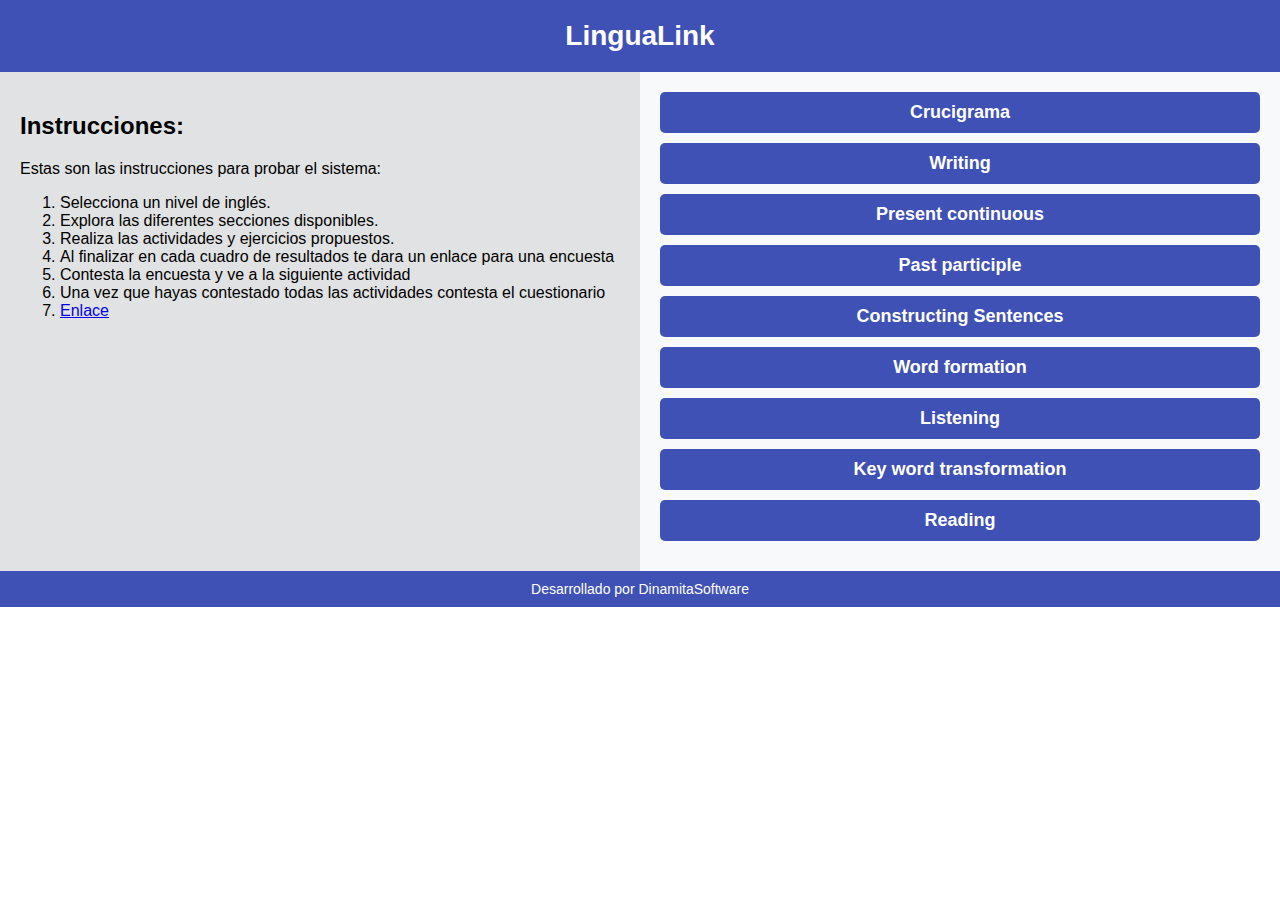
<file: Prototipos/index.html>
<!DOCTYPE html>
<html>

<head>
    <meta charset="UTF-8">
    <title>LinguaLink</title>
    <link rel="icon" href="./IMG/icon.PNG">
    <style>
        body {
            font-family: Arial, sans-serif;
            margin: 0;
            padding: 0;
        }

        header {
            background-color: #3F51B5;
            color: #FFFFFF;
            padding: 20px;
            text-align: center;
        }

        h1 {
            margin: 0;
            font-size: 28px;
        }

        .container {
            display: flex;
        }

        .instructions {
            flex: 1;
            padding: 20px;
            background-color: #E1E2E3;
        }

        .menu {
            flex: 1;
            padding: 20px;
            background-color: #F8F9FA;
        }

        nav a {
            display: block;
            margin-bottom: 10px;
            padding: 10px 20px;
            background-color: #3F51B5;
            color: #FFFFFF;
            text-decoration: none;
            text-align: center;
            font-size: 18px;
            font-weight: bold;
            border-radius: 5px;
            transition: background-color 0.3s;
        }

        nav a:hover {
            background-color: #5265AF;
        }

        footer {
            background-color: #3F51B5;
            color: #FFFFFF;
            padding: 10px;
            text-align: center;
            font-size: 14px;
        }
    </style>
</head>

<body>
    <header>
        <h1>LinguaLink</h1>
    </header>

    <div class="container">
        <div class="instructions">
            <h2>Instrucciones:</h2>
            <p>Estas son las instrucciones para probar el sistema:</p>
            <ol>
                <li>Selecciona un nivel de inglés.</li>
                <li>Explora las diferentes secciones disponibles.</li>
                <li>Realiza las actividades y ejercicios propuestos.</li>
                <li>Al finalizar en cada cuadro de resultados te dara un enlace para una encuesta</li>
                <li>Contesta la encuesta y ve a la siguiente actividad</li>
                <li>Una vez que hayas contestado todas las actividades contesta el cuestionario</li>
                <li> <a href="https://forms.gle/DeFDdawFF7MgHkaq7">Enlace</a> </li>
            </ol>
        </div>

        <div class="menu">
            <nav>
                <a href="relcolum.html">Crucigrama</a>
                <a href="writing.html">Writing</a>
                <a href="opcionmultiple.html">Present continuous</a>
                <a href="completEnun.html">Past participle</a>
                <a href="ordenOrac.html">Constructing Sentences</a>
				<a href="wordformation.html">Word formation</a>
                <a href="listening.html">Listening</a>
                <a href="Reescr.html">Key word transformation</a>
				<a href="reading.html">Reading</a>
            </nav>
        </div>
    </div>

    <footer>
        Desarrollado por DinamitaSoftware
    </footer>
</body>

</html>
</file>
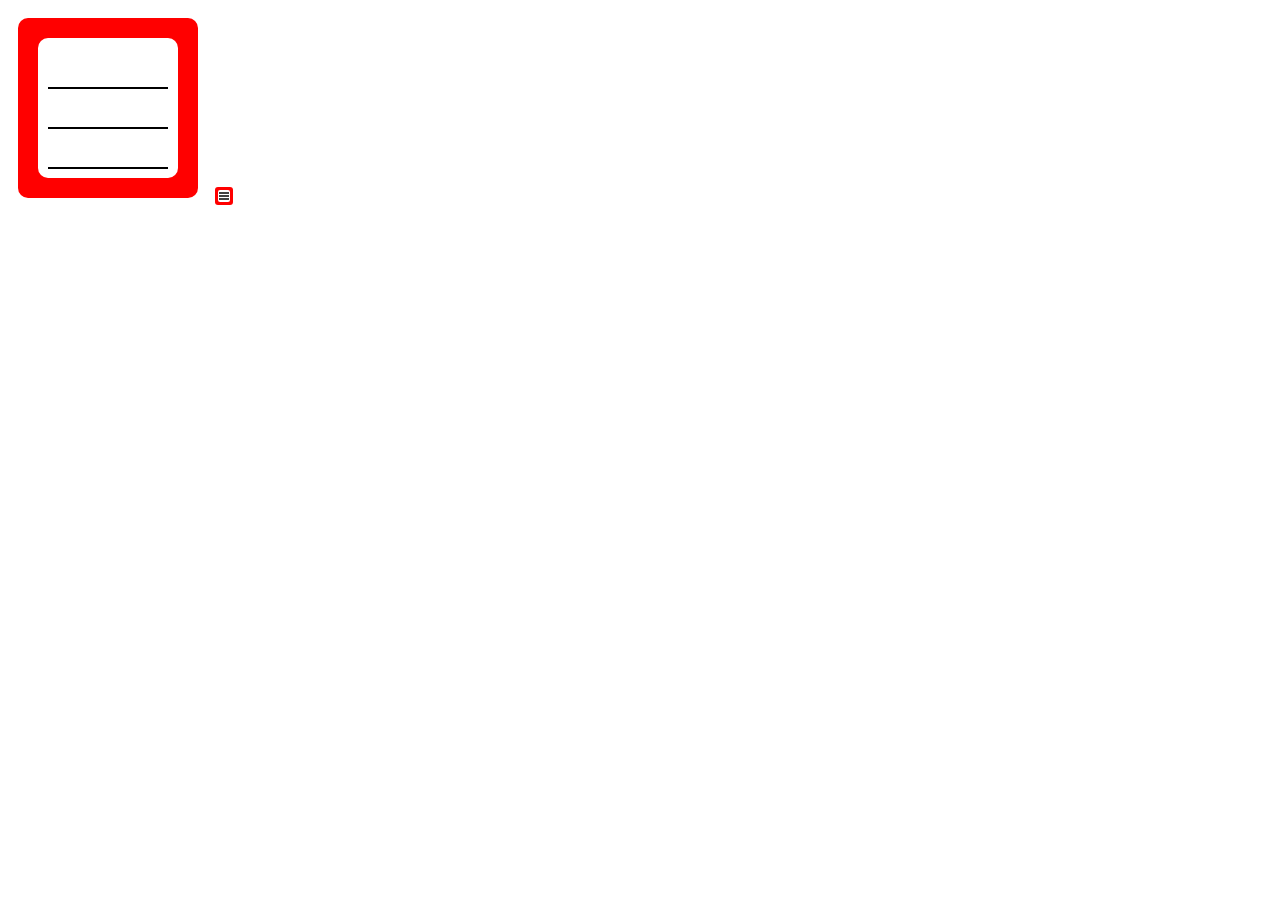
<file: Administrador/pruebas.html>
<!DOCTYPE html>
<html>
  <head>
    <title>Logo con Rectángulo Inclinado</title>
  </head>
  <body>
	  <svg xmlns="http://www.w3.org/2000/svg" width="200" height="200" viewBox="0 0 200 200">
  <rect x="10" y="10" width="180" height="180" rx="10" ry="10" fill="red" />
  <rect x="30" y="30" width="140" height="140" rx="10" ry="10" fill="white" />
  <line x1="40" y1="80" x2="160" y2="80" stroke="black" stroke-width="2" />
  <line x1="40" y1="120" x2="160" y2="120" stroke="black" stroke-width="2" />
  <line x1="40" y1="160" x2="160" y2="160" stroke="black" stroke-width="2" />
</svg>
<svg xmlns="http://www.w3.org/2000/svg" width="24" height="24" viewBox="0 0 24 24">
  <rect x="3" y="3" width="18" height="18" rx="3" ry="3" fill="red" />
  <rect x="6" y="6" width="12" height="12" rx="2" ry="2" fill="white" />
  <line x1="7" y1="9" x2="17" y2="9" stroke="black" stroke-width="1.5" />
  <line x1="7" y1="12" x2="17" y2="12" stroke="black" stroke-width="1.5" />
  <line x1="7" y1="15" x2="17" y2="15" stroke="black" stroke-width="1.5" />
</svg>


  </body>
</html>
</file>
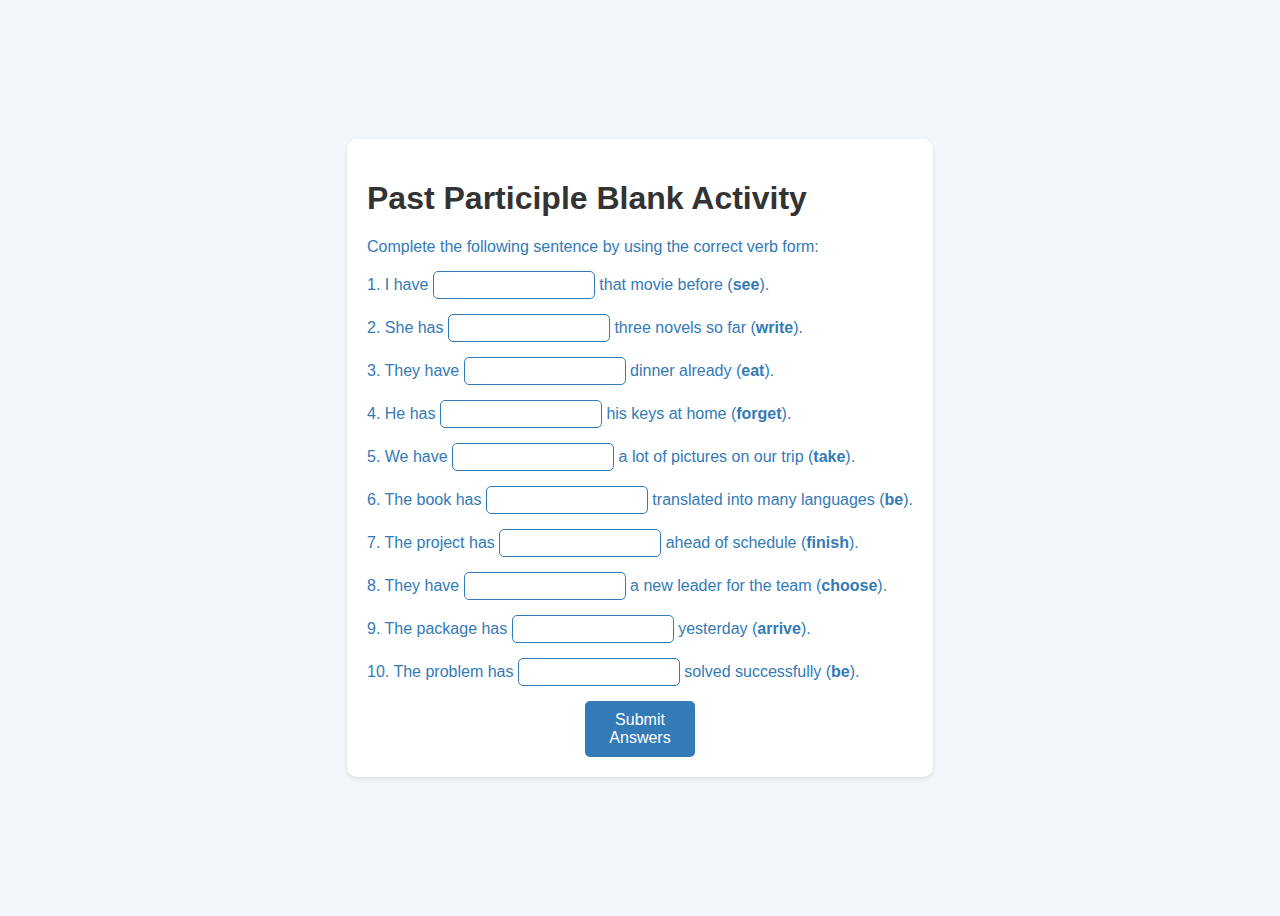
<file: Prototipos/completEnun.html>
<!DOCTYPE html>
<html>

<head>
    <title>Past Participle</title>
    <style>
    body {
      background-color: #f2f7fb;
      font-family: Arial, sans-serif;
      color: #333333;
    }
   .question {
       margin-bottom: 15px;
       font-weight: normal;
       color: #337ab7;
   }

   .cc1 {
        max-width: 50vw;
        margin: 0 auto;
        padding: 20px;
        background-color: #ffffff;
        border-radius: 10px;
        box-shadow: 0 2px 5px rgba(0, 0, 0, 0.1);
    }

   .input-blank {
       width: 150px;
       padding: 5px;
       border: 1px solid #337ab7;
       border-radius: 5px;
       font-size: 14px;
       color: #333333;
   }

   #submit-button {
       margin: 0 40%;
       background-color: #337ab7;
       color: #ffffff;
       padding: 10px 20px;
       border: none;
       border-radius: 5px;
       font-size: 16px;
       cursor: pointer;
   }

   #submit-button:hover {
       background-color: #265a8d;
   }

   #result-container {
       display: none;
       margin-top: 20px;
       width: 500px;
       font-size: 24px;
       font-weight: bold;
       padding: 15px;
       background-color: #337ab7;
       color: #ffffff;
       border-radius: 10px;
       box-shadow: 0 2px 4px rgba(0, 0, 0, 0.2);
       text-align: center;
   }

   .container {
       display: flex;
       justify-content: center;
       align-items: center;
       height: 100vh;
   }
    </style>
    <link rel="icon" href="./IMG/icon.PNG">
</head>

<body>
    <div class="container">
        <div class="cc1">
            <h1>Past Participle Blank Activity</h1>

            <div class="question">
                Complete the following sentence by using the correct verb form:
            </div>
            <div class="question">
                1. I have <input type="text" class="input-blank" data-answer="seen"> that movie before (<strong>see</strong>).
            </div>

            <div class="question">
                2. She has <input type="text" class="input-blank" data-answer="written"> three novels so far
                (<strong>write</strong>).
            </div>

            <div class="question">
                3. They have <input type="text" class="input-blank" data-answer="eaten"> dinner already (<strong>eat</strong>).
            </div>

            <div class="question">
                4. He has <input type="text" class="input-blank" data-answer="forgotten"> his keys at home
                (<strong>forget</strong>).
            </div>

            <div class="question">
                5. We have <input type="text" class="input-blank" data-answer="taken"> a lot of pictures on our trip
                (<strong>take</strong>).
            </div>

            <div class="question">
                6. The book has <input type="text" class="input-blank" data-answer="been"> translated into many languages
                (<strong>be</strong>).
            </div>

            <div class="question">
                7. The project has <input type="text" class="input-blank" data-answer="finished"> ahead of schedule
                (<strong>finish</strong>).
            </div>

            <div class="question">
                8. They have <input type="text" class="input-blank" data-answer="chosen"> a new leader for the team
                (<strong>choose</strong>).
            </div>

            <div class="question">
                9. The package has <input type="text" class="input-blank" data-answer="arrived"> yesterday
                (<strong>arrive</strong>).
            </div>

            <div class="question">
                10. The problem has <input type="text" class="input-blank" data-answer="been"> solved successfully
                (<strong>be</strong>).
            </div>

            <button id="submit-button" type="submit" class="btn btn-primary" onclick="submitAnswers()">Submit Answers</button>
            <div id="result-container"></div>
        </div>
    </div>

    <script>
        function submitAnswers() {
            var answers = document.getElementsByClassName('input-blank');
            var numBlanks = answers.length;
            var score = 0;

            for (var i = 0; i < numBlanks; i++) {
                if (answers[i].value.toLowerCase() === answers[i].getAttribute('data-answer').toLowerCase()) {
                    answers[i].style.backgroundColor = '#d4f0da';
                    score++;
                } else {
                    answers[i].style.backgroundColor = '#f8d7da';
                }
                answers[i].setAttribute('disabled', 'disabled');
            }

            var resultContainer = document.getElementById('result-container');
            resultContainer.style.display = 'block';
            resultContainer.textContent = 'Your score is ' + score + ' out of ' + numBlanks;
            resultContainer.style.backgroundColor = '#2bade2';
            var a = resultContainer.innerHTML;
            resultContainer.innerHTML = a+"<a href='https://forms.gle/XwerxZjwQdyXNxyL9'>Encuesta</a>"
            // Deshabilitar el botón "Submit Answers"
            document.getElementById('submit-button').disabled = true;
        }
    </script>
</body>

</html>
</file>
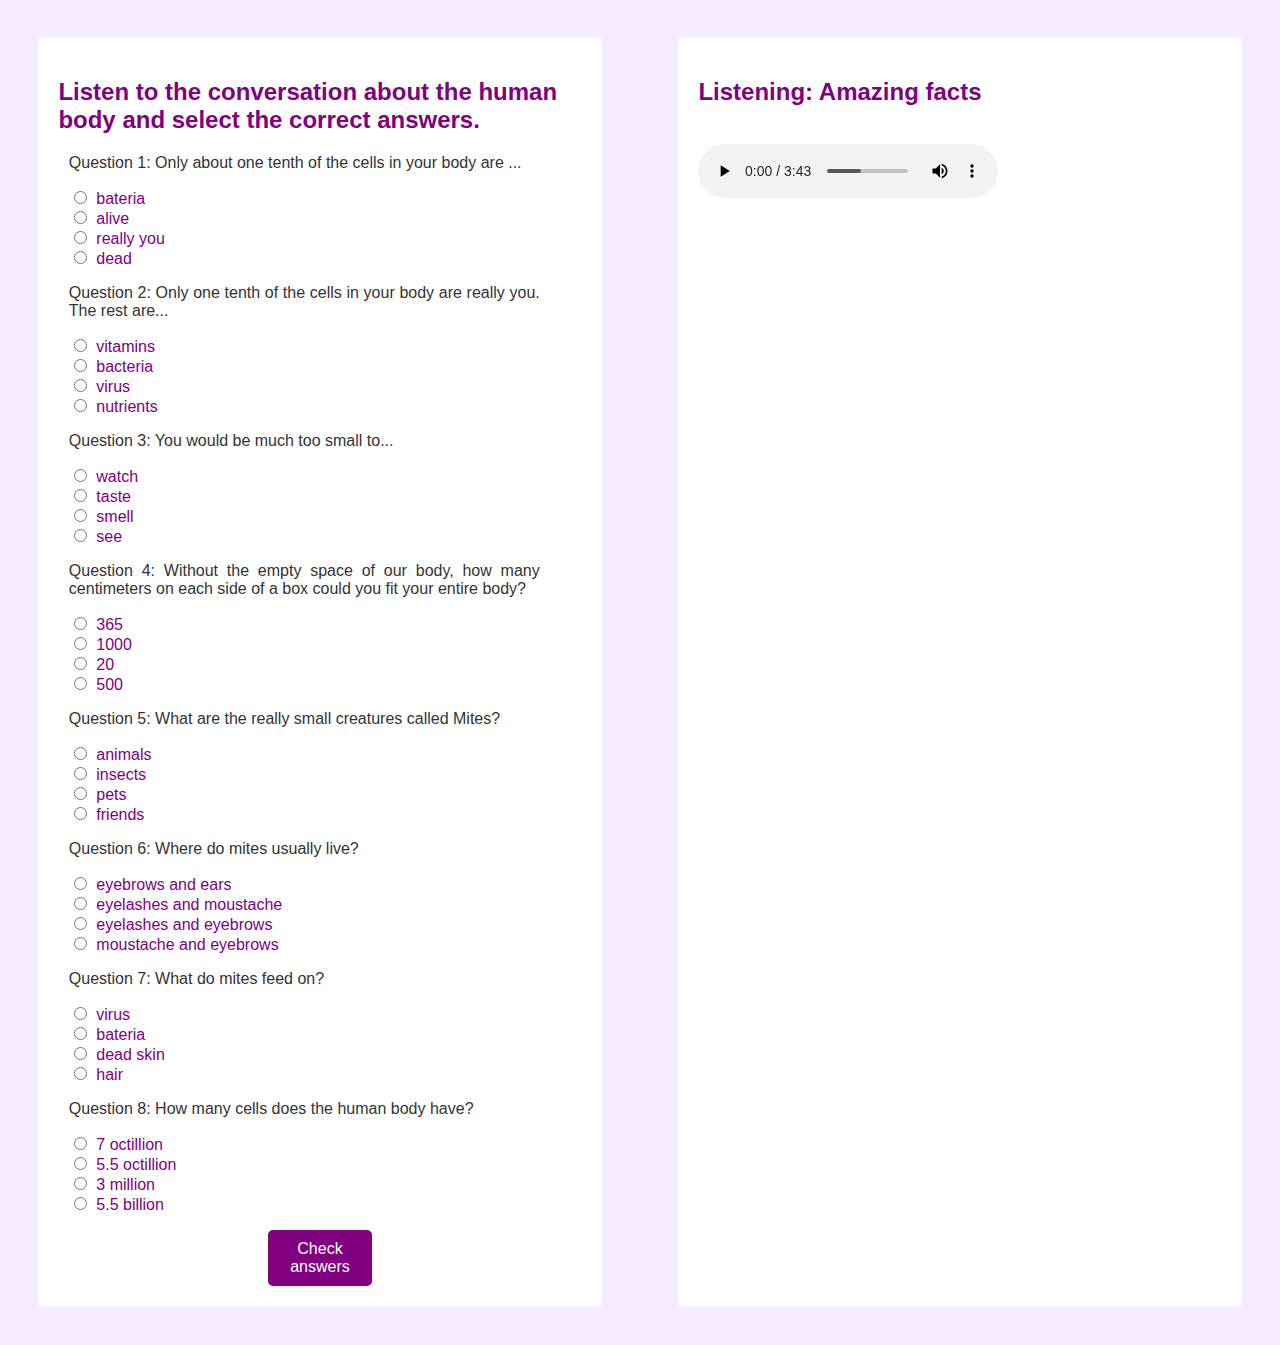
<file: Prototipos/listening.html>
<!DOCTYPE html>
<html>
<head>
    <style>
      .container {
        display: flex;
      }
      audio {
            position: fixed;
            top: 16%;
        }
      #questions {
        list-style-type: none;
      }
      .question {
        margin-bottom: 10px;
      }
      #result {
        display: none;
        position: fixed;
        top: 50%;
        left: 50%;
        transform: translate(-50%, -50%);
        padding: 20px;
        background-color: #f9f9f9;
        border: 1px solid #ddd;
        border-radius: 5px;
        text-align: center;
      }

      body {
          background-color: #f7ebff;
          font-family: Arial, sans-serif;
          color: #333333;
          margin: 0;
      }

      h2 {
        color: #800080;
      }

      .box {
          background: #ffffff;
          margin: 3%;
          width: 50%;
          padding: 20px;
      }

      #questions {
          margin-left: 2%;
          width: 90%;
          text-align: justify;
          padding: 0;
      }

      input[type="radio"] {
        margin-right: 5px;
      }

      label {
        color: #800080;
      }

      button {
        background-color: #800080;
        color: #ffffff;
        padding: 10px 20px;
        border: none;
        border-radius: 5px;
        font-size: 16px;
        cursor: pointer;
        margin: 0 40%;
      }

      #result {
        background-color: #f9f9f9;
        border: 1px solid #ddd;
      }
    </style>
    <link rel="icon" href="./IMG/icon.PNG">
</head>
<body>
  <div class="container">
    <div class="box">
      <!-- Recuadro izquierdo con las Questions -->

      <h2>Listen to the conversation about the human body and select the correct answers.</h2>
      <ul id="questions">
        <li class="question">
          <p>Question 1: Only about one tenth of the cells in your body are ...</p>
          <input type="radio" id="q1-option1" name="q1" value="incorrecta"> <label for="q1-option1">bateria</label><br>
          <input type="radio" id="q1-option2" name="q1" value="incorrecta"> <label for="q1-option2">alive</label><br>
          <input type="radio" id="q1-option3" name="q1" value="correcta"> <label for="q1-option3">really you</label><br>
          <input type="radio" id="q1-option4" name="q1" value="incorrecta"> <label for="q1-option4">dead</label><br>
        </li>
        <li class="question">
          <p>Question 2:  Only one tenth of the cells in your body are really you. The rest are...</p>
          <input type="radio" id="q2-option1" name="q2" value="incorrecta"> <label for="q2-option1">vitamins</label><br>
          <input type="radio" id="q2-option2" name="q2" value="correcta"> <label for="q2-option2">bacteria</label><br>
          <input type="radio" id="q2-option3" name="q2" value="incorrecta"> <label for="q2-option3">virus</label><br>
          <input type="radio" id="q2-option4" name="q2" value="incorrecta"> <label for="q2-option4">nutrients</label><br>
        </li>

        <li class="question">
          <p>Question 3:  You would be much too small to...</p>
          <input type="radio" id="q3-option1" name="q3" value="incorrecta"> <label for="q3-option1">watch</label><br>
          <input type="radio" id="q3-option2" name="q3" value="incorrecta"> <label for="q3-option2">taste</label><br>
          <input type="radio" id="q3-option3" name="q3" value="incorrecta"> <label for="q3-option3">smell</label><br>
          <input type="radio" id="q3-option4" name="q3" value="correcta"> <label for="q3-option4">see</label><br>
        </li>
		<li class="question">
          <p>Question 4: Without the empty space of our body, how many centimeters on each side of a box could you fit your entire body?</p>
          <input type="radio" id="q8-option1" name="q8" value="incorrecta"> <label for="q8-option1">365</label><br>
          <input type="radio" id="q8-option2" name="q8" value="incorrecta"> <label for="q8-option2">1000</label><br>
          <input type="radio" id="q8-option3" name="q8" value="incorrecta"> <label for="q8-option3">20</label><br>
          <input type="radio" id="q8-option4" name="q8" value="correcta"> <label for="q8-option4">500</label><br>
        </li>
        <li class="question">
          <p>Question 5: What are the really small creatures called Mites?</p>
          <input type="radio" id="q4-option1" name="q4" value="incorrecta"> <label for="q4-option1">animals</label><br>
          <input type="radio" id="q4-option2" name="q4" value="correcta"> <label for="q4-option2">insects</label><br>
          <input type="radio" id="q4-option3" name="q4" value="incorrecta"> <label for="q4-option3">pets</label><br>
          <input type="radio" id="q4-option4" name="q4" value="incorrecta"> <label for="q4-option4">friends</label><br>
        </li>
		<li class="question">
          <p>Question 6: Where do mites usually live?</p>
          <input type="radio" id="q6-option1" name="q6" value="incorrecta"> <label for="q6-option1">eyebrows and ears</label><br>
          <input type="radio" id="q6-option2" name="q6" value="incorrecta"> <label for="q6-option2">eyelashes and moustache</label><br>
          <input type="radio" id="q6-option3" name="q6" value="correcta"> <label for="q6-option3">eyelashes and eyebrows</label><br>
          <input type="radio" id="q6-option4" name="q6" value="incorrecta"> <label for="q6-option4">moustache and eyebrows</label><br>
        </li>

		<li class="question">
          <p>Question 7: What do mites feed on?</p>
          <input type="radio" id="q7-option1" name="q7" value="incorrecta"> <label for="q7-option1">virus</label><br>
          <input type="radio" id="q7-option2" name="q7" value="incorrecta"> <label for="q7-option2">bateria</label><br>
          <input type="radio" id="q7-option3" name="q7" value="correcta"> <label for="q7-option3">dead skin</label><br>
          <input type="radio" id="q7-option4" name="q7" value="incorrecta"> <label for="q7-option4">hair</label><br>
        </li>
		<li class="question">
          <p>Question 8: How many cells does the human body have?</p>
          <input type="radio" id="q5-option1" name="q5" value="correcta"> <label for="q5-option1">7 octillion</label><br>
          <input type="radio" id="q5-option2" name="q5" value="incorrecta"> <label for="q5-option2">5.5 octillion</label><br>
          <input type="radio" id="q5-option3" name="q5" value="incorrecta"> <label for="q5-option3">3 million</label><br>
          <input type="radio" id="q5-option4" name="q5" value="incorrecta"> <label for="q5-option4">5.5 billion</label><br>
        </li>
      </ul>
      <button type="button" onclick="revisarRespuestas('<a href=\'https://forms.gle/e24hanxXhcERToQ88\'>Encuesta</a>')">Check answers</button>
    </div>
    <div class="box">
      <!-- Recuadro derecho con el reproductor de sonido -->
      <h2>Listening: Amazing facts</h2>
      <audio controls>
        <source src="B1Listening.mp3" type="audio/mp3">
        Tu navegador no soporta la reproducción de audio.
      </audio>
    </div>
  </div>
  <div id="result"></div>
  <script type="text/javascript" src="JS/scripts3.js"></script>
</body>
</html>
</file>
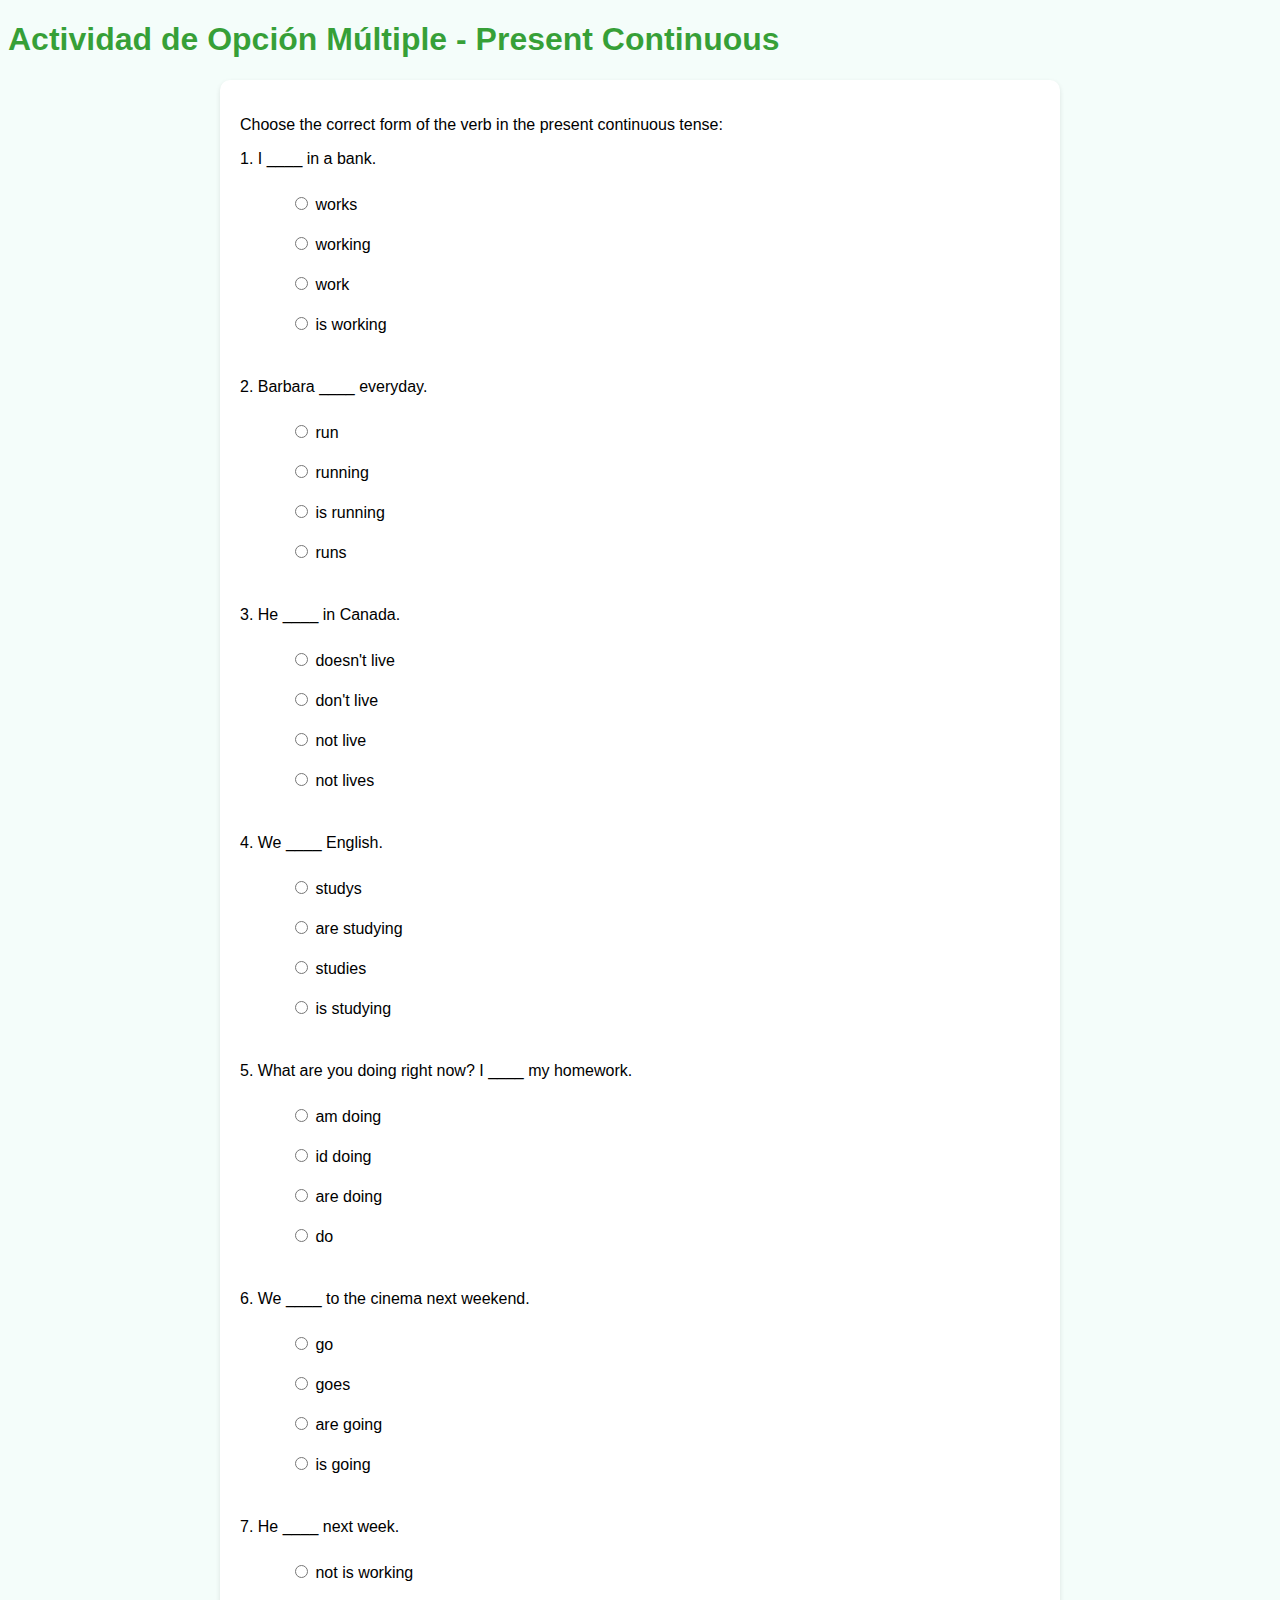
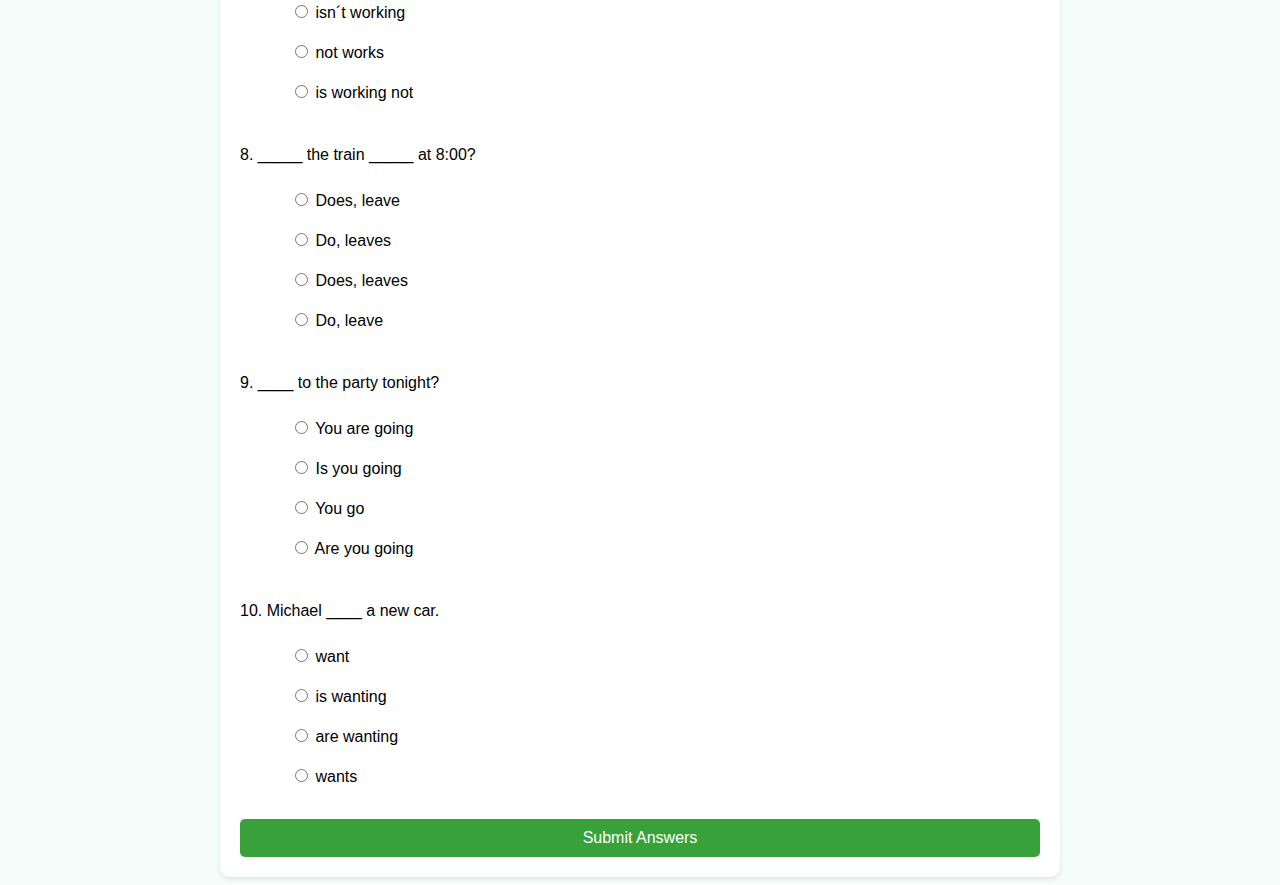
<file: Prototipos/opcionmultiple.html>
<!DOCTYPE html>
<html>

<head>
    <meta charset="UTF-8">
    <link rel="icon" href="./IMG/icon.PNG">
    <title>Actividad de Opción Múltiple - Present Continuous</title>
    <style>

    body {
        font-family: Arial, sans-serif;
        background-color: #f4fdfa;
    }

    .options label {
        display: inline-block;
        padding: 10px;
        font-size: 16px;
        color: black;
        border-radius: 5px;
        margin: 0;
    }

    .options label:hover {
        background-color: #d3d3d3;
        cursor: pointer;
    }

    .options input[type="radio"] {

    }

    .options input[type="radio"]:checked + label {
        background-color: #c8e6c9;
        color: white;
    }

    #result-container {
        display: none;
        margin-top: 20px;
        width: 500px;
        font-size: 24px;
        font-weight: bold;
        padding: 15px;
        background-color: blueviolet;
        color: #ffffff;
        border-radius: 10px;
        box-shadow: 0 2px 4px rgba(0, 0, 0, 0.2);
        text-align: center;
    }
    form#quiz-form {
        max-width: 800px;
        margin: 0 auto;
        padding: 20px;
        background-color: #ffffff;
        border-radius: 10px;
        box-shadow: 0 2px 5px rgba(0, 0, 0, 0.1);
        justify-content: space-around;
        display: flex;
        flex-direction: column;
        align-content: stretch;
        flex-wrap: nowrap;
    }

    ul.options {
        list-style: none;
        margin: 0;
    }

    h1{
        color: #0b8b0bcf;
    }

    #submit-button {
      background-color: #0b8b0bcf;
      color: #ffffff;
      padding: 10px 20px;
      border: none;
      border-radius: 5px;
      font-size: 16px;
      cursor: pointer;
      margin-top: 5px;
    }

    #submit-button:hover {
      background-color: #004b00;
    }
    </style>
</head>

<body>
    <h1>Actividad de Opción Múltiple - Present Continuous</h1>

    <form id="quiz-form">
        <div class="question">
            <p>Choose the correct form of the verb in the present continuous tense:</p>
            <p>1. I ____ in a bank.</p>
            <ul class="options">
                <li><label><input type="radio" name="question1" value="works"> works</label></li>
                <li><label><input type="radio" name="question1" value="working"> working</label></li>
                <li><label><input type="radio" name="question1" value="work"> work</label></li>
                <li><label><input type="radio" name="question1" value="is working"> is working</label></li>
            </ul>
            <br>

            <p>2. Barbara ____ everyday.</p>
            <ul class="options">
                <li><label><input type="radio" name="question2" value="run"> run</label></li>
                <li><label><input type="radio" name="question2" value="runs"> running</label></li>
                <li><label><input type="radio" name="question2" value="is running"> is running</label></li>
                <li><label><input type="radio" name="question2" value="running"> runs</label></li>
            </ul>
            <br>

            <p>3. He ____ in Canada.</p>
            <ul class="options">
                <li><label><input type="radio" name="question3" value="doesnt live"> doesn't live</label></li>
                <li><label><input type="radio" name="question3" value="don't live"> don't live</label></li>
                <li><label><input type="radio" name="question3" value="not live"> not live</label></li>
                <li><label><input type="radio" name="question3" value="not lives"> not lives</label></li>
            </ul>
            <br>

            <p>4. We ____ English.</p>
            <ul class="options">
                <li><label><input type="radio" name="question4" value="studys"> studys</label></li>
                <li><label><input type="radio" name="question4" value="are studying"> are studying</label></li>
                <li><label><input type="radio" name="question4" value="studies"> studies</label></li>
                <li><label><input type="radio" name="question4" value="is studying"> is studying</label></li>
            </ul>
            <br>

            <p>5. What are you doing right now? I ____ my homework.</p>
            <ul class="options">
                <li><label><input type="radio" name="question5" value="am doing"> am doing</label></li>
                <li><label><input type="radio" name="question5" value="id doing"> id doing</label></li>
                <li><label><input type="radio" name="question5" value="are doing"> are doing</label></li>
                <li><label><input type="radio" name="question5" value="do"> do</label></li>
            </ul>
            <br>

            <p>6. We ____ to the cinema next weekend.</p>
            <ul class="options">
                <li><label><input type="radio" name="question6" value="go"> go</label></li>
                <li><label><input type="radio" name="question6" value="goes"> goes</label></li>
                <li><label><input type="radio" name="question6" value="are going"> are going</label></li>
                <li><label><input type="radio" name="question6" value="is going"> is going</label></li>
            </ul>
            <br>

            <p>7. He ____ next week.</p>
            <ul class="options">
                <li><label><input type="radio" name="question7" value="not is working"> not is working</label></li>
                <li><label><input type="radio" name="question7" value="isnt working"> isn´t working</label></li>
                <li><label><input type="radio" name="question7" value="not works"> not works</label></li>
                <li><label><input type="radio" name="question7" value="is working not"> is working not</label></li>
            </ul>
            <br>

            <p>8. _____ the train _____ at 8:00?</p>
            <ul class="options">
                <li><label><input type="radio" name="question8" value="Does, leave"> Does, leave</label></li>
                <li><label><input type="radio" name="question8" value="Do, leaves"> Do, leaves</label></li>
                <li><label><input type="radio" name="question8" value="Does, leaves"> Does, leaves</label></li>
                <li><label><input type="radio" name="question8" value="Do, leave"> Do, leave</label></li>
            </ul>
            <br>

            <p>9. ____ to the party tonight?</p>
            <ul class="options">
                <li><label><input type="radio" name="question9" value="You are going"> You are going</label></li>
                <li><label><input type="radio" name="question9" value="Is you going"> Is you going</label></li>
                <li><label><input type="radio" name="question9" value="You go"> You go</label></li>
                <li><label><input type="radio" name="question9" value="Are you going"> Are you going</label></li>
            </ul>
            <br>

            <p>10. Michael ____ a new car.</p>
            <ul class="options">
                <li><label><input type="radio" name="question10" value="want"> want</label></li>
                <li><label><input type="radio" name="question10" value="is wanting"> is wanting</label></li>
                <li><label><input type="radio" name="question10" value="are wanting"> are wanting</label></li>
                <li><label><input type="radio" name="question10" value="wants"> wants</label></li>
            </ul>
            <br>
        </div>

        <!-- Add more questions and options here -->

        <button id="submit-button" type="submit" class="btn btn-primary" onclick="submitAnswers()">Submit Answers</button>

        <div id="result-container"></div>
    </form>

    <script>
        function submitAnswers() {
            document.getElementById('quiz-form').addEventListener('submit', function (event) {
                event.preventDefault(); // Evitar que el formulario se envíe

                // Preguntas y respuestas correctas
                const correctAnswers = {
                    question1: 'working',
                    question2: 'runs',
                    question3: 'doesnt live',
                    question4: 'are studying',
                    question5: 'am doing',
                    question6: 'are going',
                    question7: 'isnt working',
                    question8: 'Does, leave',
                    question9: 'Are you going',
                    question10: 'wants'
                };

                let score = 0;

                // Obtener las respuestas seleccionadas por el usuario
                const form = document.getElementById('quiz-form');
                for (let i = 1; i <= 10; i++) {
                    const questionName = 'question' + i;
                    const selectedOption = form.elements[questionName].value;

                    // Verificar si la respuesta es correcta
                    if (selectedOption === correctAnswers[questionName]) {
                        const options = form.elements[questionName];
                        for (let j = 0; j < options.length; j++) {
                            const option = options[j];
                            if (option.value === selectedOption) {
                                option.parentElement.style.backgroundColor = '#c8e6c9';  // Marcar la respuesta seleccionada en verde
                                option.parentElement.style.color = 'white';
                                option.parentElement.style.border = 'none';
                            }
                        }
                        score++;
                    } else {
                        const options = form.elements[questionName];
                        for (let j = 0; j < options.length; j++) {
                            const option = options[j];
                            if (option.value === correctAnswers[questionName]) {
                                option.parentElement.style.backgroundColor = '#c8e6c9';  // Marcar la respuesta correcta en verde
                                option.parentElement.style.color = 'white';
                                option.parentElement.style.border = 'none';
                            } else if (option.checked) {
                                option.parentElement.style.backgroundColor = '#ffcdd2';  // Marcar la respuesta seleccionada incorrecta en rojo
                                option.parentElement.style.color = 'white';
                                option.parentElement.style.border = 'none';
                            }
                        }
                    }
                }

                var resultContainer = document.getElementById('result-container');
                resultContainer.style.display = 'block';
                resultContainer.textContent = 'Your score is ' + score + ' out of 10';
                resultContainer.style.backgroundColor = 'blueviolet';
                var a = resultContainer.innerHTML;
                resultContainer.innerHTML = a+"<a href='https://forms.gle/Aun9cSyRmgz3LkiB9'> Encuesta</a>"
                // Deshabilitar el botón "Submit Answers"
                document.getElementById('submit-button').disabled = true;
            });
        }


    </script>
</body>

</html>
</file>
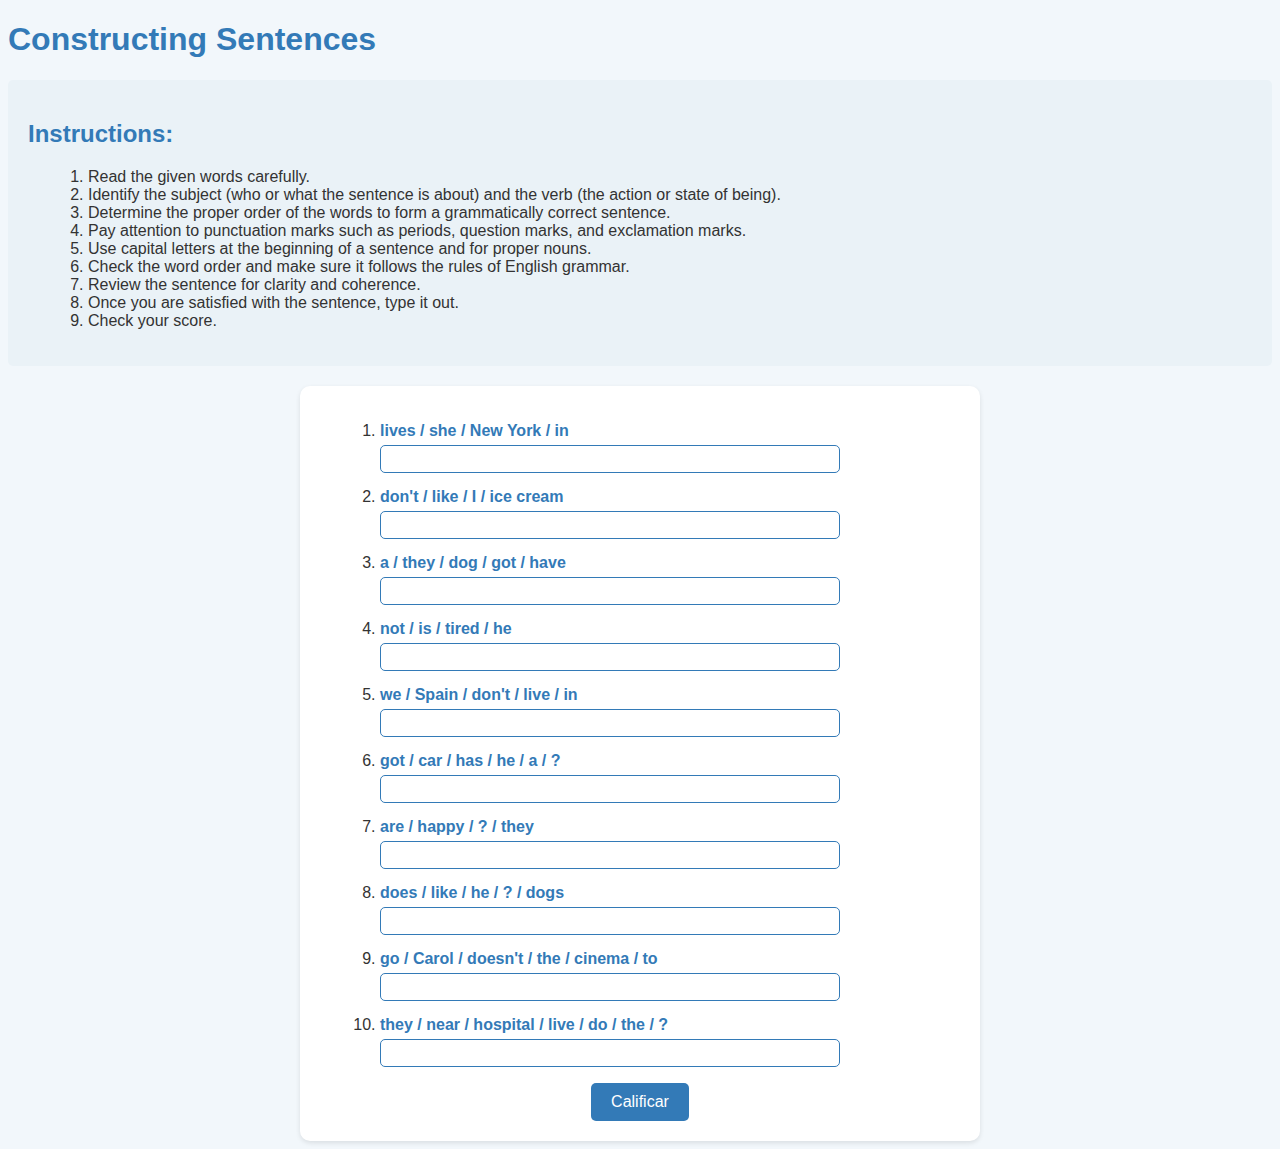
<file: Prototipos/ordenOrac.html>
<!DOCTYPE html>
<html>
<head>
  <meta charset="UTF-8">
  <title>Constructing Sentences</title>
  <link rel="icon" href="./IMG/icon.PNG">
  <style>
    body {
      background-color: #f2f7fb;
      font-family: Arial, sans-serif;
      color: #333333;
    }

    h1 {
      color: #337ab7;
    }

    h2 {
      color: #337ab7;
    }

    .instruct {
      background-color: #eaf2f7;
      padding: 20px;
      margin-bottom: 20px;
      border-radius: 5px;
    }

    ol {
      margin-left: 20px;
      width: 70%;
      text-align: justify;
    }

    form {
      max-width: 50vw;
      margin: 0 auto;
      padding: 20px;
      background-color: #ffffff;
      border-radius: 10px;
      box-shadow: 0 2px 5px rgba(0, 0, 0, 0.1);
    }

    label {
      color: #337ab7;
      font-weight: bold;
      display: block;
      margin-bottom: 5px;
      margin-top: 15px;
    }

    input[type="text"] {
      width: 100%;
      padding: 5px;
      border: 1px solid #337ab7;
      border-radius: 5px;
      font-size: 14px;
      color: #333333;
    }

    #calificar-button {
      background-color: #337ab7;
      color: #ffffff;
      padding: 10px 20px;
      border: none;
      border-radius: 5px;
      font-size: 16px;
      cursor: pointer;
      display: block;
      margin: 0 auto;
    }

    #calificar-button[disabled] {
      background-color: #cccccc;
      cursor: not-allowed;
    }

    #calificar-button:hover {
      background-color: #265a8d;
    }

    .correct {
      background-color: #c8e6c9;
    }

    .incorrect {
      background-color: #ffcdd2;
    }

    .message {
      position: fixed;
      top: 50%;
      left: 50%;
      transform: translate(-50%, -50%);
      background-color: #ffffff;
      border-radius: 10px;
      padding: 20px;
      box-shadow: 0 2px 5px rgba(0, 0, 0, 0.1);
      text-align: center;
      width: 50vw;
      height: 30vh;
    }

    .message p {
      text-align: center;
    }
  </style>
</head>
<body>

  <h1>Constructing Sentences</h1>
  <div class="instruct">
      <h2>Instructions: </h2>
      <ol>
          <li>Read the given words carefully.</li>
          <li>Identify the subject (who or what the sentence is about) and the verb (the action or state of being).</li>
          <li>Determine the proper order of the words to form a grammatically correct sentence.</li>
          <li>Pay attention to punctuation marks such as periods, question marks, and exclamation marks.</li>
          <li>Use capital letters at the beginning of a sentence and for proper nouns.</li>
          <li>Check the word order and make sure it follows the rules of English grammar.</li>
          <li>Review the sentence for clarity and coherence.</li>
          <li>Once you are satisfied with the sentence, type it out.</li>
          <li>Check your score.</li>
      </ol>
  </div>
  <form id="quiz-form">
    <ol>
      <li>
        <label for="q1">lives / she / New York / in</label>
        <input type="text" id="q1" name="q1">
      </li>
      <li>
        <label for="q2">don't / like / I / ice cream</label>
        <input type="text" id="q2" name="q2">
      </li>
      <li>
        <label for="q3">a / they / dog / got / have</label>
        <input type="text" id="q3" name="q3">
      </li>
      <li>
        <label for="q4">not / is / tired / he</label>
        <input type="text" id="q4" name="q4">
      </li>
      <li>
        <label for="q5">we / Spain / don't / live / in</label>
        <input type="text" id="q5" name="q5">
      </li>
      <li>
        <label for="q6">got / car / has / he / a / ?</label>
        <input type="text" id="q6" name="q6">
      </li>
      <li>
        <label for="q7">are / happy / ? / they</label>
        <input type="text" id="q7" name="q7">
      </li>
      <li>
        <label for="q8">does / like / he / ? / dogs</label>
        <input type="text" id="q8" name="q8">
      </li>
      <li>
        <label for="q9">go / Carol / doesn't / the / cinema / to</label>
        <input type="text" id="q9" name="q9">
      </li>
      <li>
        <label for="q10">they / near / hospital / live / do / the / ?</label>
        <input type="text" id="q10" name="q10">
      </li>
    </ol>
    <button type="button" id="calificar-button">Calificar</button>
  </form>

  <div id="mensajeEnviado" class="message" style="display: none;">
    <h2>Your activity has been successfully graded</h2>
    <p id="mensaje"></p>
  </div>

  <script>
    var calificarButton = document.getElementById("calificar-button");
    var inputElements = document.getElementsByTagName("input");

    calificarButton.addEventListener("click", function() {
      // Bloquear botón y campos de texto
      calificarButton.disabled = true;
      for (var i = 0; i < inputElements.length; i++) {
        inputElements[i].disabled = true;
      }

      var answers = {
        q1: document.getElementById("q1").value,
        q2: document.getElementById("q2").value,
        q3: document.getElementById("q3").value,
        q4: document.getElementById("q4").value,
        q5: document.getElementById("q5").value,
        q6: document.getElementById("q6").value,
        q7: document.getElementById("q7").value,
        q8: document.getElementById("q8").value,
        q9: document.getElementById("q9").value,
        q10: document.getElementById("q10").value
      };

      var score = 0;

      // Comparar respuestas con las respuestas correctas
      if (answers.q1.toUpperCase() === "She lives in New York".toUpperCase()) {
        score++;
        // Cambiar color de fondo del campo de texto a verde
        document.getElementById("q1").style.backgroundColor = "#d4f0da";
      } else {
        // Cambiar color de fondo del campo de texto a rojo
        document.getElementById("q1").style.backgroundColor = "#f8d7da";
      }

      if (answers.q2.toUpperCase() === "I don't like ice cream".toUpperCase()) {
        score++;
        document.getElementById("q2").style.backgroundColor = "#d4f0da";
      } else {
        document.getElementById("q2").style.backgroundColor = "#f8d7da";
      }

      if (answers.q3.toUpperCase() === "They have got a dog".toUpperCase()) {
        score++;
        document.getElementById("q3").style.backgroundColor = "#d4f0da";
      } else {
        document.getElementById("q3").style.backgroundColor = "#f8d7da";
      }

      if (answers.q4.toUpperCase() === "He is not tired".toUpperCase()) {
        score++;
        document.getElementById("q4").style.backgroundColor = "#d4f0da";
      } else {
        document.getElementById("q4").style.backgroundColor = "#f8d7da";
      }

      if (answers.q5.toUpperCase() === "We don't live in Spain".toUpperCase()) {
        score++;
        document.getElementById("q5").style.backgroundColor = "#d4f0da";
      } else {
        document.getElementById("q5").style.backgroundColor = "#f8d7da";
      }

      if (answers.q6.toUpperCase() === "Has he got a car?".toUpperCase()) {
        score++;
        document.getElementById("q6").style.backgroundColor = "#d4f0da";
      } else {
        document.getElementById("q6").style.backgroundColor = "#f8d7da";
      }

      if (answers.q7.toUpperCase() === "Are they happy?".toUpperCase()) {
        score++;
        document.getElementById("q7").style.backgroundColor = "#d4f0da";
      } else {
        document.getElementById("q7").style.backgroundColor = "#f8d7da";
      }

      if (answers.q8.toUpperCase() === "Does he like dogs?".toUpperCase()) {
        score++;
        document.getElementById("q8").style.backgroundColor = "#d4f0da";
      } else {
        document.getElementById("q8").style.backgroundColor = "#f8d7da";
      }

      if (answers.q9.toUpperCase() === "Carol doesn't go to the cinema".toUpperCase()) {
        score++;
        document.getElementById("q9").style.backgroundColor = "#d4f0da";
      } else {
        document.getElementById("q9").style.backgroundColor = "#f8d7da";
      }

      if (answers.q10.toUpperCase() === "Do they live near the hospital?".toUpperCase()) {
        score++;
        document.getElementById("q10").style.backgroundColor = "#d4f0da";
      } else {
        document.getElementById("q10").style.backgroundColor = "#f8d7da";
      }

      mostrarMensaje("Your score is: " + score);
    });

    function mostrarMensaje(texto) {
      var mensaje = document.getElementById("mensajeEnviado");
      let parrafo = document.getElementById("mensaje");
      mensaje.style.display = "block";
      parrafo.innerHTML = texto + '<br><a href="https://forms.gle/7SN7fQpD8eEJrYad9">Encuesta</a>';
    }
  </script>

</body>
</html>
</file>
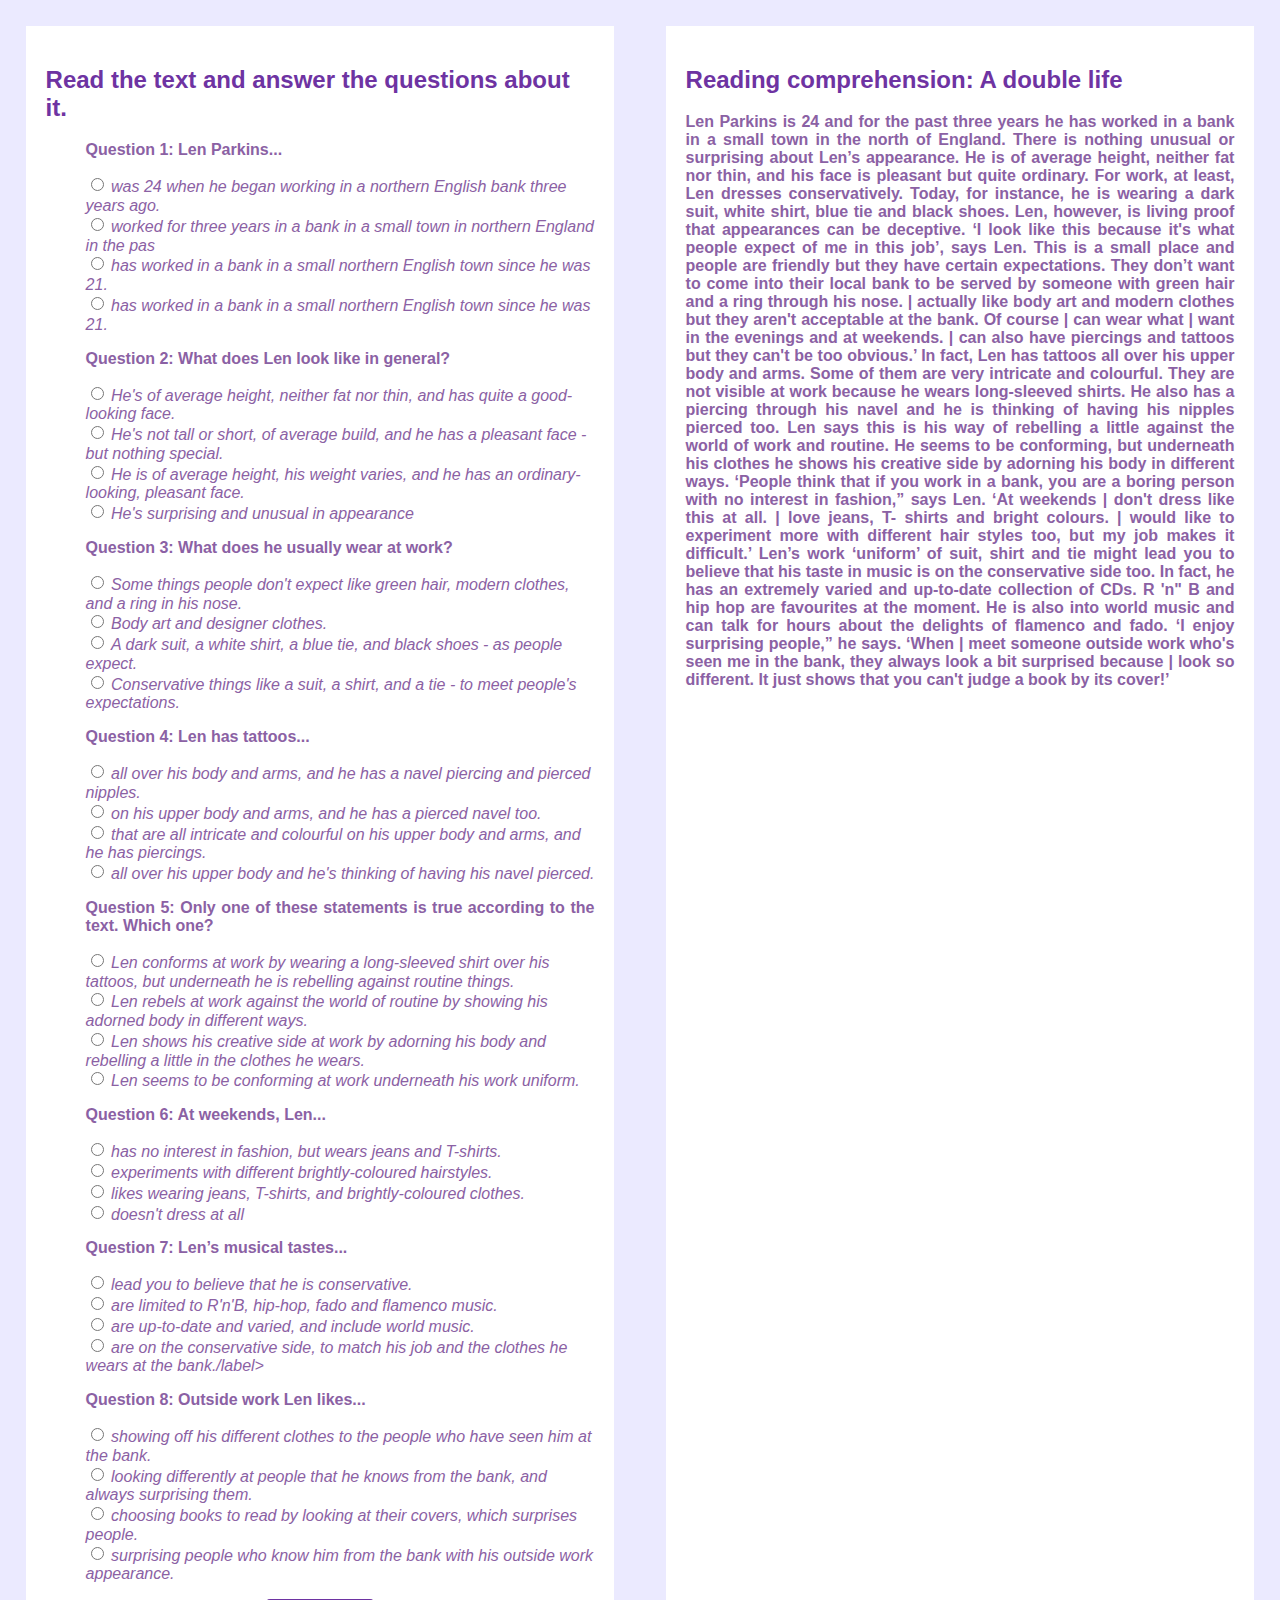
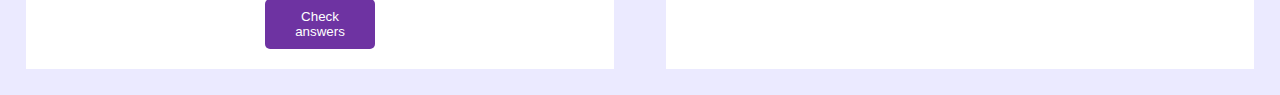
<file: Prototipos/reading.html>
<!DOCTYPE html>
<html>
<head>
  <style>
  .container {
    display: flex;
  }
  .box {
    width: 50%;
    padding: 20px;
    width: 48%;
    padding: 20px;
    background: #FFF;
    margin: 2%;
  }
  #questions {
    list-style-type: none;
  }
  .question {
    margin-bottom: 10px;
  }
  #result {
    display: none;
    position: fixed;
    top: 50%;
    left: 50%;
    transform: translate(-50%, -50%);
    padding: 20px;
    background-color: #f9f9f9;
    border: 1px solid #ddd;
    border-radius: 5px;
    text-align: center;
  }

  /* Estilos en morado */
  body {
    background-color: #ebeaff;
    font-family: Arial, sans-serif;
    padding: 0;
    margin: 0;
  }
  h2 {
    color: #6e33a2;
  }
  p {
    color: #8b61a4;
    font-weight: 900;
    text-align: justify;
  }
  label {
      color: #8b61a4;
      font-style: italic;
      vertical-align: middle;
  }
  button {
    background-color: #6e33a2;
    color: #fff;
    border: none;
    border-radius: 5px;
    padding: 10px 20px;
    cursor: pointer;
    margin: 0 40%;
  }
  button:hover {
    background-color: #5c2c8c;
  }
  </style>
  <link rel="icon" href="./IMG/icon.PNG">
</head>
<body>
  <div class="container">
    <div class="box">
      <!-- Recuadro izquierdo con las Questions -->
      <h2>Read the text and answer the questions about it.</h2>
      <ul id="questions">
        <li class="question">
          <p>Question 1: Len Parkins...</p>
          <input type="radio" id="q1-option1" name="q1" value="incorrecta"> <label for="q1-option1">was 24 when he began working in a northern English bank three years ago.</label><br>
          <input type="radio" id="q1-option2" name="q1" value="incorrecta"> <label for="q1-option2">worked for three years in a bank in a small town in northern England in the pas</label><br>
          <input type="radio" id="q1-option3" name="q1" value="correcta"> <label for="q1-option3">has worked in a bank in a small northern English town since he was 21.</label><br>
          <input type="radio" id="q1-option4" name="q1" value="incorrecta"> <label for="q1-option4">has worked in a bank in a small northern English town since he was 21.</label><br>
        </li>
        <li class="question">
          <p>Question 2: What does Len look like in general?</p>
          <input type="radio" id="q2-option1" name="q2" value="incorrecta"> <label for="q2-option1">He's of average height, neither fat nor thin, and has quite a good-looking face.</label><br>
          <input type="radio" id="q2-option2" name="q2" value="correcta"> <label for="q2-option2">He's not tall or short, of average build, and he has a pleasant face - but nothing special.</label><br>
          <input type="radio" id="q2-option3" name="q2" value="incorrecta"> <label for="q2-option3">He is of average height, his weight varies, and he has an ordinary-looking, pleasant face.</label><br>
          <input type="radio" id="q2-option4" name="q2" value="incorrecta"> <label for="q2-option4">He's surprising and unusual in appearance</label><br>
        </li>
        <li class="question">
          <p>Question 3: What does he usually wear at work?</p>
          <input type="radio" id="q3-option1" name="q3" value="incorrecta"> <label for="q3-option1">Some things people don't expect like green hair, modern clothes, and a ring in his nose.</label><br>
          <input type="radio" id="q3-option2" name="q3" value="incorrecta"> <label for="q3-option2">Body art and designer clothes.</label><br>
          <input type="radio" id="q3-option3" name="q3" value="incorrecta"> <label for="q3-option3">A dark suit, a white shirt, a blue tie, and black shoes - as people expect.</label><br>
          <input type="radio" id="q3-option4" name="q3" value="correcta"> <label for="q3-option4">Conservative things like a suit, a shirt, and a tie - to meet people's expectations.</label><br>
        </li>
        <li class="question">
          <p>Question 4: Len has tattoos...</p>
          <input type="radio" id="q4-option1" name="q4" value="incorrecta"> <label for="q4-option1">all over his body and arms, and he has a navel piercing and pierced nipples.</label><br>
          <input type="radio" id="q4-option2" name="q4" value="correcta"> <label for="q4-option2">on his upper body and arms, and he has a pierced navel too.</label><br>
          <input type="radio" id="q4-option3" name="q4" value="incorrecta"> <label for="q4-option3">that are all intricate and colourful on his upper body and arms, and he has piercings.</label><br>
          <input type="radio" id="q4-option4" name="q4" value="incorrecta"> <label for="q4-option4">all over his upper body and he's thinking of having his navel pierced.</label><br>
        </li>
        <li class="question">
          <p>Question 5: Only one of these statements is true according to the text. Which one?</p>
          <input type="radio" id="q5-option1" name="q5" value="correcta"> <label for="q5-option1">Len conforms at work by wearing a long-sleeved shirt over his tattoos, but underneath he is rebelling against routine things.</label><br>
          <input type="radio" id="q5-option2" name="q5" value="incorrecta"> <label for="q5-option2">Len rebels at work against the world of routine by showing his adorned body in different ways.</label><br>
          <input type="radio" id="q5-option3" name="q5" value="incorrecta"> <label for="q5-option3">Len shows his creative side at work by adorning his body and rebelling a little in the clothes he wears.</label><br>
          <input type="radio" id="q5-option4" name="q5" value="incorrecta"> <label for="q5-option4">Len seems to be conforming at work underneath his work uniform.</label><br>
        </li>
        <li class="question">
          <p>Question 6: At weekends, Len...</p>
          <input type="radio" id="q6-option1" name="q6" value="incorrecta"> <label for="q6-option1">has no interest in fashion, but wears jeans and T-shirts.</label><br>
          <input type="radio" id="q6-option2" name="q6" value="incorrecta"> <label for="q6-option2">experiments with different brightly-coloured hairstyles.</label><br>
          <input type="radio" id="q6-option3" name="q6" value="correcta"> <label for="q6-option3">likes wearing jeans, T-shirts, and brightly-coloured clothes.</label><br>
          <input type="radio" id="q6-option4" name="q6" value="incorrecta"> <label for="q6-option4">doesn't dress at all</label><br>
        </li>
        <li class="question">
          <p>Question 7: Len’s musical tastes...</p>
          <input type="radio" id="q7-option1" name="q7" value="incorrecta"> <label for="q7-option1">lead you to believe that he is conservative.</label><br>
          <input type="radio" id="q7-option2" name="q7" value="incorrecta"> <label for="q7-option2">are limited to R'n'B, hip-hop, fado and flamenco music.</label><br>
          <input type="radio" id="q7-option3" name="q7" value="correcta"> <label for="q7-option3">are up-to-date and varied, and include world music.</label><br>
          <input type="radio" id="q7-option4" name="q7" value="incorrecta"> <label for="q7-option4">are on the conservative side, to match his job and the clothes he wears at the bank./label><br>
        </li>
        <li class="question">
          <p>Question 8: Outside work Len likes...</p>
          <input type="radio" id="q8-option1" name="q8" value="incorrecta"> <label for="q8-option1">showing off his different clothes to the people who have seen him at the bank.</label><br>
          <input type="radio" id="q8-option2" name="q8" value="incorrecta"> <label for="q8-option2">looking differently at people that he knows from the bank, and always surprising them.</label><br>
          <input type="radio" id="q8-option3" name="q8" value="incorrecta"> <label for="q8-option3">choosing books to read by looking at their covers, which surprises people.</label><br>
          <input type="radio" id="q8-option4" name="q8" value="correcta"> <label for="q8-option4">surprising people who know him from the bank with his outside work appearance.</label><br>
        </li>
      </ul>
      <button type="button" onclick="revisarRespuestas('<a href=\'https://forms.gle/uLxbR6h6FBJ36q7Q9\'>Encuesta</a>')">Check answers</button>
    </div>
    <div class="box">
      <!-- Recuadro derecho con el reproductor de sonido -->
      <h2>Reading comprehension: A double life</h2>
      <p>
        Len Parkins is 24 and for the past three years he has worked in a bank in a small town in the
north of England. There is nothing unusual or surprising about Len’s appearance. He is of
average height, neither fat nor thin, and his face is pleasant but quite ordinary. For work, at least,
Len dresses conservatively. Today, for instance, he is wearing a dark suit, white shirt, blue tie
and black shoes. Len, however, is living proof that appearances can be deceptive.
‘I look like this because it's what people expect of me in this job’, says Len. This is a small place
and people are friendly but they have certain expectations. They don’t want to come into their
local bank to be served by someone with green hair and a ring through his nose. | actually like
body art and modern clothes but they aren't acceptable at the bank. Of course | can wear what |
want in the evenings and at weekends. | can also have piercings and tattoos but they can't be too
obvious.’

In fact, Len has tattoos all over his upper body and arms. Some of them are very intricate
and colourful. They are not visible at work because he wears long-sleeved shirts. He also has a
piercing through his navel and he is thinking of having his nipples pierced too. Len says this is his
way of rebelling a little against the world of work and routine. He seems to be
conforming, but underneath his clothes he shows his creative side by adorning his body in
different ways. ‘People think that if you work in a bank, you are a boring person with no interest in
fashion,” says Len. ‘At weekends | don't dress like this at all. | love jeans, T- shirts and bright
colours. | would like to experiment more with different hair styles too, but my job makes it difficult.’
Len’s work ‘uniform’ of suit, shirt and tie might lead you to believe that his taste in music is on the
conservative side too. In fact, he has an extremely varied and up-to-date collection of CDs. R 'n"
B and hip hop are favourites at the moment. He is also into world music and can talk for hours
about the delights of flamenco and fado.

‘I enjoy surprising people,” he says. ‘When | meet someone outside work who's seen me in
the bank, they always look a bit surprised because | look so different. It just shows that
you can't judge a book by its cover!’

      </p>
    </div>
  </div>
  <div id="result"></div>
  <script type="text/javascript" src="JS/scripts3.js"></script>
</body>
</html>
</file>
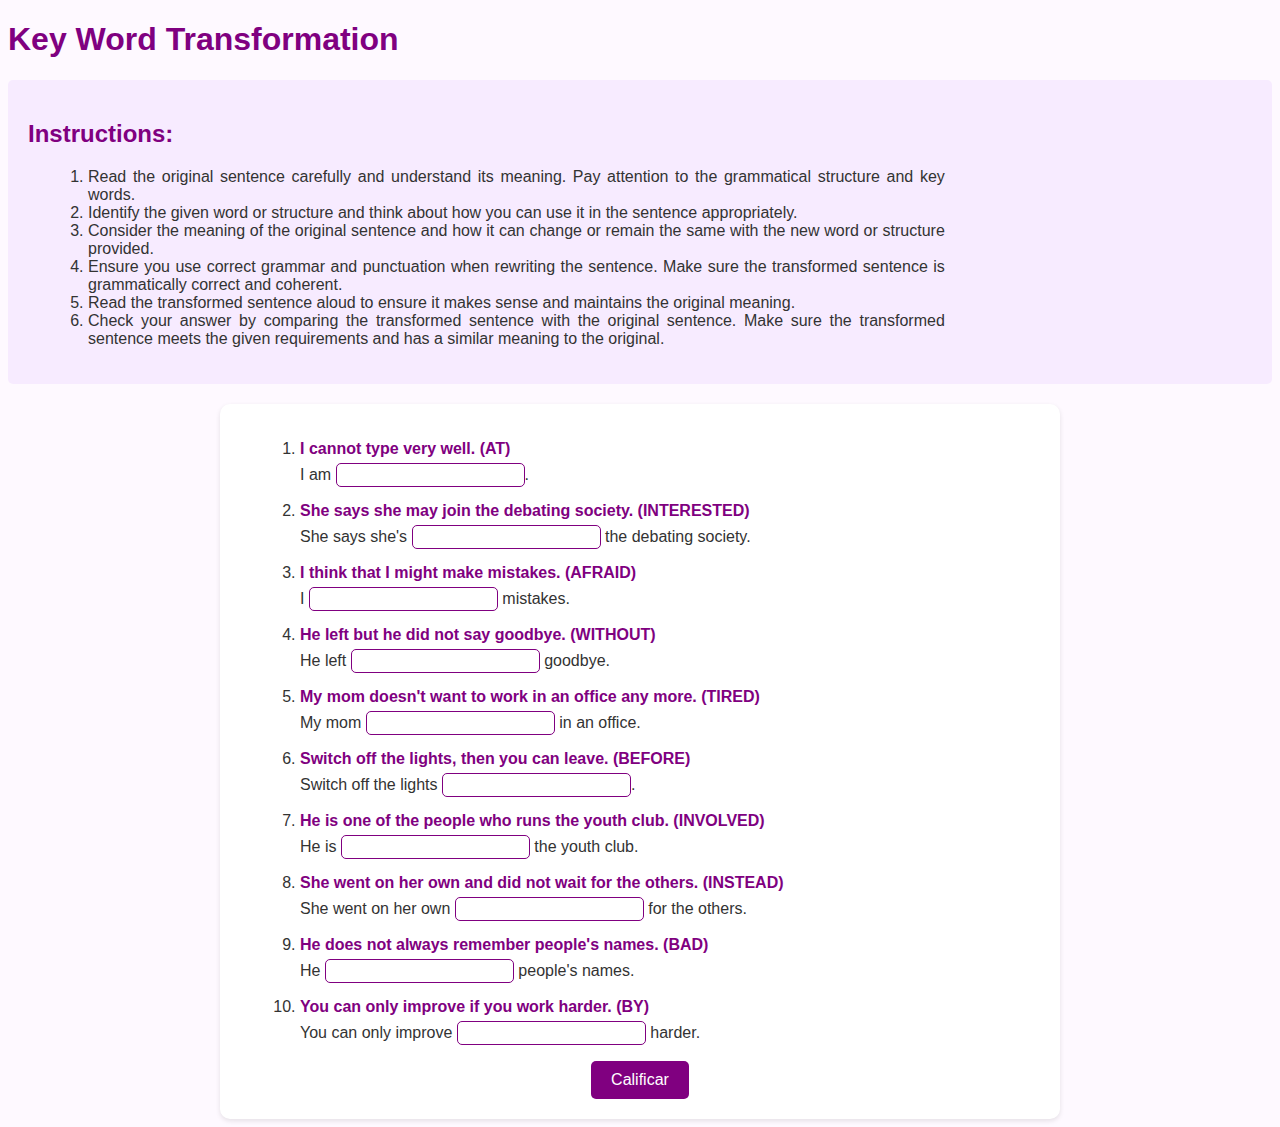
<file: Prototipos/Reescr.html>
<!DOCTYPE html>
<html>
<head>
  <meta charset="UTF-8">
  <title>Key Word Transformation</title>
  <link rel="icon" href="./IMG/icon.PNG">
  <style>
  body {
      background-color: #fef9ff;
      font-family: Arial, sans-serif;
      color: #333333;
    }

    h1 {
      color: #800080;
    }

    h2 {
      color: #800080;
    }

    .instruct {
      background-color: #f7ebff;
      padding: 20px;
      margin-bottom: 20px;
      border-radius: 5px;
    }

    ol {
      margin-left: 20px;
      width: 70%;
      text-align: justify;
    }

    form {
      max-width: 800px;
      margin: 0 auto;
      padding: 20px;
      background-color: #ffffff;
      border-radius: 10px;
      box-shadow: 0 2px 5px rgba(0, 0, 0, 0.1);
      text-align: center; /* Centrar el contenido del formulario */
    }

    label {
      color: #800080;
      font-weight: bold;
      display: block;
      margin-bottom: 5px;
      margin-top: 15px;
    }

    input[type="text"] {
      padding: 3px;
      border: 1px solid #800080;
      border-radius: 5px;
      font-size: 14px;
      color: #333333;
    }

    #calificar-button {
      background-color: #800080;
      color: #ffffff;
      padding: 10px 20px;
      border: none;
      border-radius: 5px;
      font-size: 16px;
      cursor: pointer;
    }

    #calificar-button:hover {
      background-color: #800080;
    }

    .message {
      position: fixed;
      top: 50%;
      left: 50%;
      transform: translate(-50%, -50%);
      background-color: #ffffff;
      border-radius: 10px;
      padding: 20px;
      box-shadow: 0 2px 5px rgba(0, 0, 0, 0.1);
      text-align: center;
      width: 50vw;
      height: 30vh;
    }

    .message p {
      text-align: center;
    }

  </style>
</head>
<body>

  <h1>Key Word Transformation</h1>
  <div class="instruct">
    <h2>Instructions: </h2>
    <ol>
      <li>Read the original sentence carefully and understand its meaning. Pay attention to the grammatical structure and key words.</li>
      <li>Identify the given word or structure and think about how you can use it in the sentence appropriately.</li>
      <li>Consider the meaning of the original sentence and how it can change or remain the same with the new word or structure provided.</li>
      <li>Ensure you use correct grammar and punctuation when rewriting the sentence. Make sure the transformed sentence is grammatically correct and coherent.</li>
      <li>Read the transformed sentence aloud to ensure it makes sense and maintains the original meaning.</li>
      <li>Check your answer by comparing the transformed sentence with the original sentence. Make sure the transformed sentence meets the given requirements and has a similar meaning to the original.</li>
    </ol>
  </div>
  <form id="quiz-form">
    <ol>
      <li>
        <label for="q1">I cannot type very well. <b>(AT)</b></label>
        I am <input type="text" id="q1" name="q1">.
      </li>
      <li>
        <label for="q2">She says she may join the debating society. <b>(INTERESTED)</b></label>
        She says she's <input type="text" id="q2" name="q2"> the debating society.
      </li>
      <li>
        <label for="q3">I think that I might make mistakes. <b>(AFRAID)</b></label>
        I <input type="text" id="q3" name="q3"> mistakes.
      </li>
      <li>
        <label for="q4">He left but he did not say goodbye. <b>(WITHOUT)</b></label>
        He left <input type="text" id="q4" name="q4"> goodbye.
      </li>
      <li>
        <label for="q5">My mom doesn't want to work in an office any more. <b>(TIRED)</b></label>
        My mom <input type="text" id="q5" name="q5"> in an office.
      </li>
      <li>
        <label for="q6">Switch off the lights, then you can leave. <b>(BEFORE)</b></label>
        Switch off the lights <input type="text" id="q6" name="q6">.
      </li>
      <li>
        <label for="q7">He is one of the people who runs the youth club. <b>(INVOLVED)</b></label>
        He is <input type="text" id="q7" name="q7"> the youth club.
      </li>
      <li>
        <label for="q8">She went on her own and did not wait for the others. <b>(INSTEAD)</b></label>
        She went on her own <input type="text" id="q8" name="q8"> for the others.
      </li>
      <li>
        <label for="q9">He does not always remember people's names. <b>(BAD)</b></label>
        He <input type="text" id="q9" name="q9"> people's names.
      </li>
      <li>
        <label for="q10">You can only improve if you work harder. <b>(BY)</b></label>
        You can only improve <input type="text" id="q10" name="q10"> harder.
      </li>
    </ol>
    <button type="button" id="calificar-button">Calificar</button>
  </form>

  <div id="mensajeEnviado" class="message" style="display: none;">
    <h2>Your activity has been successfully graded</h2>
    <p id="mensaje"></p>
  </div>
  <script>
    var calificarButton = document.getElementById("calificar-button");
    var inputs = document.querySelectorAll("input[type='text']");

    calificarButton.addEventListener("click", function() {
      // Deshabilitar el botón y los campos de texto
      calificarButton.disabled = true;
      for (var i = 0; i < inputs.length; i++) {
        inputs[i].disabled = true;
      }

      var answers = {
        q1: document.getElementById("q1").value,
        q2: document.getElementById("q2").value,
        q3: document.getElementById("q3").value,
        q4: document.getElementById("q4").value,
        q5: document.getElementById("q5").value,
        q6: document.getElementById("q6").value,
        q7: document.getElementById("q7").value,
        q8: document.getElementById("q8").value,
        q9: document.getElementById("q9").value,
        q10: document.getElementById("q10").value
      };

      var score = 0;

      // Comparar respuestas con las respuestas correctas
      if (answers.q1.toUpperCase() === "NOT GOOD AT TYPING") {
        score++;
        document.getElementById("q1").style.backgroundColor = "#c9fdd8";
      } else {
        document.getElementById("q1").style.backgroundColor = "#fdd8d8";
      }

      if (answers.q2.toUpperCase() === "INTERESTED IN JOINING") {
        score++;
        document.getElementById("q2").style.backgroundColor = "#c9fdd8";
      } else {
        document.getElementById("q2").style.backgroundColor = "#fdd8d8";
      }

      if (answers.q3.toUpperCase() === "AFRAID OF MAKING") {
        score++;
        document.getElementById("q3").style.backgroundColor = "#c9fdd8";
      } else {
        document.getElementById("q3").style.backgroundColor = "#fdd8d8";
      }

      if (answers.q4.toUpperCase() === "WITHOUT SAYING") {
        score++;
        document.getElementById("q4").style.backgroundColor = "#c9fdd8";
      } else {
        document.getElementById("q4").style.backgroundColor = "#fdd8d8";
      }

      if (answers.q5.toUpperCase() === "TIRED OF WORKING") {
        score++;
        document.getElementById("q5").style.backgroundColor = "#c9fdd8";
      } else {
        document.getElementById("q5").style.backgroundColor = "#fdd8d8";
      }

      if (answers.q6.toUpperCase() === "BEFORE YOU LEAVE") {
        score++;
        document.getElementById("q6").style.backgroundColor = "#c9fdd8";
      } else {
        document.getElementById("q6").style.backgroundColor = "#fdd8d8";
      }

      if (answers.q7.toUpperCase() === "INVOLVED IN RUNNING") {
        score++;
        document.getElementById("q7").style.backgroundColor = "#c9fdd8";
      } else {
        document.getElementById("q7").style.backgroundColor = "#fdd8d8";
      }

      if (answers.q8.toUpperCase() === "INSTEAD OF WAITING") {
        score++;
        document.getElementById("q8").style.backgroundColor = "#c9fdd8";
      } else {
        document.getElementById("q8").style.backgroundColor = "#fdd8d8";
      }

      if (answers.q9.toUpperCase() === "BAD AT REMEMBERING") {
        score++;
        document.getElementById("q9").style.backgroundColor = "#c9fdd8";
      } else {
        document.getElementById("q9").style.backgroundColor = "#fdd8d8";
      }

      if (answers.q10.toUpperCase() === "BY WORKING HARDER") {
        score++;
        document.getElementById("q10").style.backgroundColor = "#c9fdd8";
      } else {
        document.getElementById("q10").style.backgroundColor = "#fdd8d8";
      }

      // Mostrar mensaje con la puntuación
      var mensaje = document.getElementById("mensaje");
      mensaje.innerHTML = "You scored " + score + " out of 10.<br><a href='https://forms.gle/4xhrtxXVAbM3wNEu5'>Encuesta</a>";
      document.getElementById("mensajeEnviado").style.display = "block";
    });
  </script>
</body>
</html>
</file>
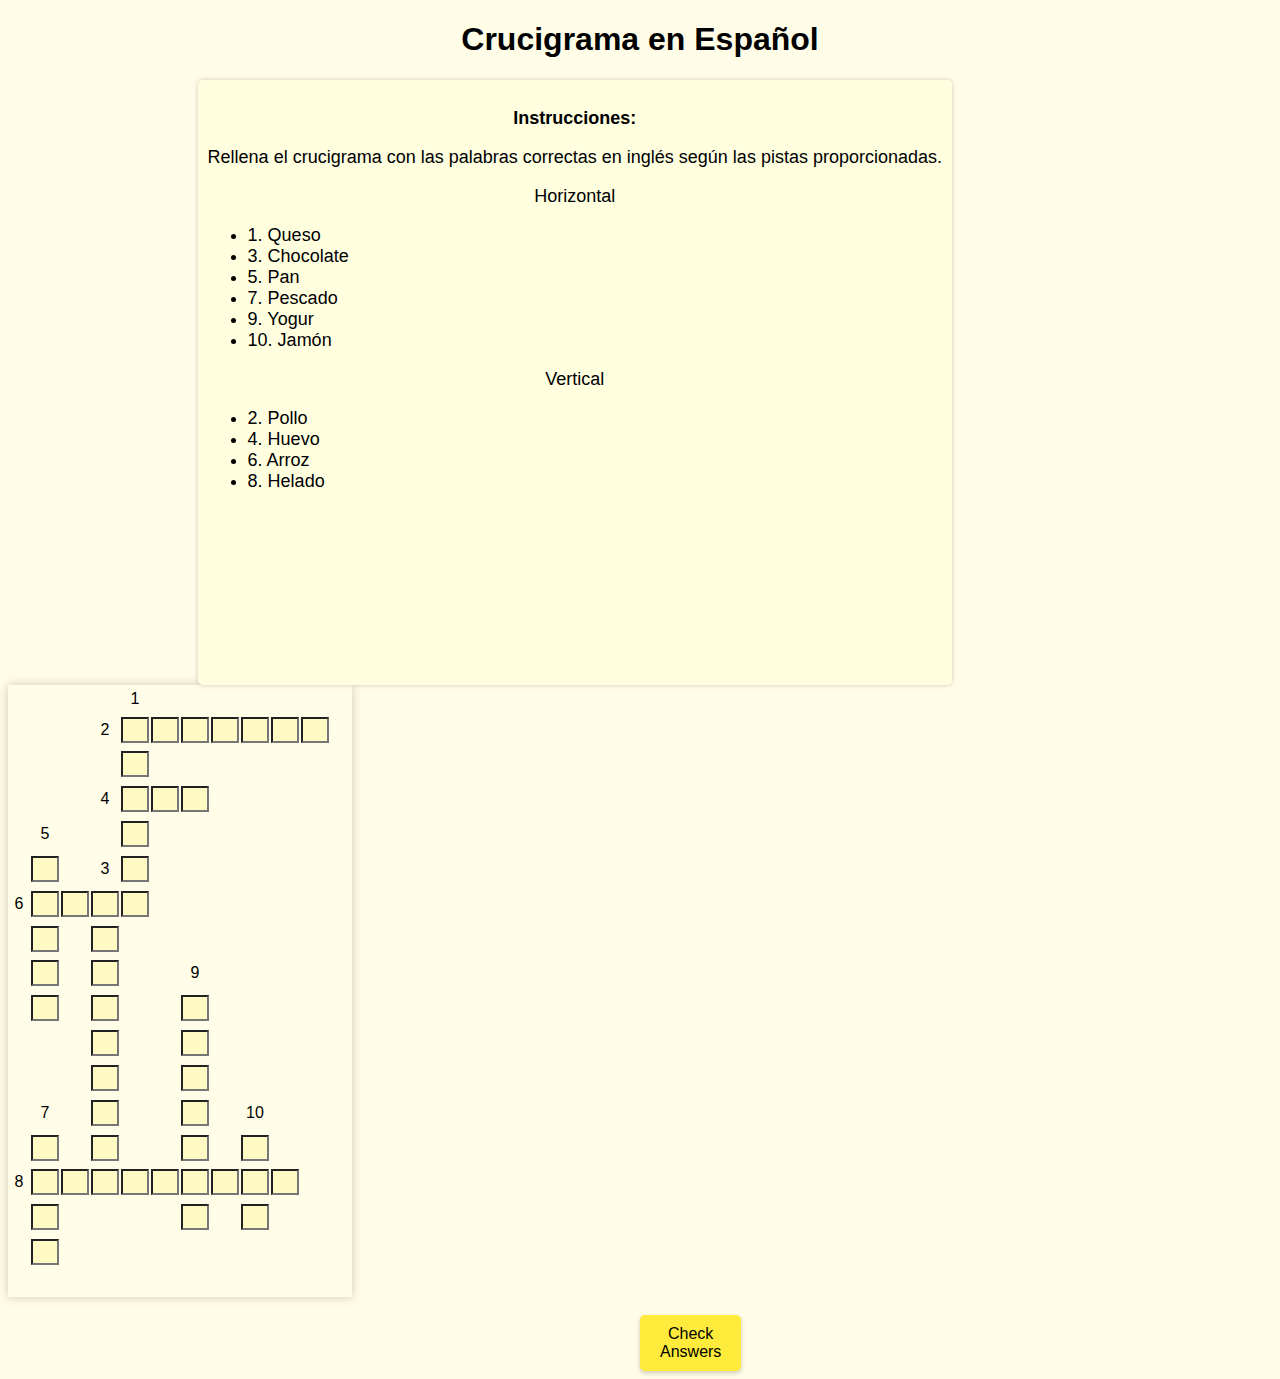
<file: Prototipos/relcolum.html>
<!DOCTYPE html>
<html>
<head>
  <link rel="stylesheet" type="text/css" href="./CSS/styleCruci.css">
  <link rel="icon" href="./IMG/icon.PNG">
  <script src="./JS/scriptCruci.js"></script>
</head>
<body>
  <h1>Crucigrama en Español</h1>
  <div id="instructions">
    <p><strong>Instrucciones:</strong></p>
    <p>Rellena el crucigrama con las palabras correctas en inglés según las pistas proporcionadas.</p>
    <p>Horizontal</p>
    <ul>
      <li>1. Queso</li>
      <li>3. Chocolate</li>
      <li>5. Pan</li>
      <li>7. Pescado</li>
      <li>9. Yogur</li>
      <li>10. Jamón</li>
    </ul>
    <p>Vertical</p>
    <ul>
      <li>2. Pollo</li>
      <li>4. Huevo</li>
      <li>6. Arroz</li>
      <li>8. Helado</li>

    </ul>
  </div>


  <table id="crossword">
    <tr>
      <td></td>
      <td></td>
      <td></td>
      <td></td>
      <td>1</td>
      <td></td>
      <td></td>
      <td></td>
      <td></td>
      <td></td>
      <td></td>
      <td></td>
    </tr>

    <tr>
      <td></td>
      <td></td>
      <td></td>
      <td>2</td>
      <td><input type="text" maxlength="1" class="input-box" data-word="C"></td>
      <td><input type="text" maxlength="1" class="input-box" data-word="H"></td>
      <td><input type="text" maxlength="1" class="input-box" data-word="I"></td>
      <td><input type="text" maxlength="1" class="input-box" data-word="C"></td>
      <td><input type="text" maxlength="1" class="input-box" data-word="K"></td>
      <td><input type="text" maxlength="1" class="input-box" data-word="E"></td>
      <td><input type="text" maxlength="1" class="input-box" data-word="N"></td>
      <td></td>
    </tr>

    <tr>
      <td></td>
      <td></td>
      <td></td>
      <td></td>
      <td><input type="text" maxlength="1" class="input-box" data-word="H"></td>
      <td></td>
      <td></td>
      <td></td>
      <td></td>
      <td></td>
      <td></td>
      <td></td>
    </tr>

    <tr>
      <td></td>
      <td></td>
      <td></td>
      <td>4</td>
      <td><input type="text" maxlength="1" class="input-box" data-word="E"></td>
      <td><input type="text" maxlength="1" class="input-box" data-word="G"></td>
      <td><input type="text" maxlength="1" class="input-box" data-word="G"></td>
      <td></td>
      <td></td>
      <td></td>
      <td></td>
      <td></td>
    </tr>

    <tr>
      <td></td>
      <td>5</td>
      <td></td>
      <td></td>
      <td><input type="text" maxlength="1" class="input-box" data-word="E"></td>
      <td></td>
      <td></td>
      <td></td>
      <td></td>
      <td></td>
      <td></td>
      <td></td>
    </tr>

    <tr>
      <td></td>
      <td><input type="text" maxlength="1" class="input-box" data-word="B"></td>
      <td></td>
      <td>3</td>
      <td><input type="text" maxlength="1" class="input-box" data-word="S"></td>
      <td></td>
      <td></td>
      <td></td>
      <td></td>
      <td></td>
      <td></td>
      <td></td>
    </tr>

    <tr>
      <td>6</td>
      <td><input type="text" maxlength="1" class="input-box" data-word="R"></td>
      <td><input type="text" maxlength="1" class="input-box" data-word="I"></td>
      <td><input type="text" maxlength="1" class="input-box" data-word="C"></td>
      <td><input type="text" maxlength="1" class="input-box" data-word="E"></td>
      <td></td>
      <td></td>
      <td></td>
      <td></td>
      <td></td>
      <td></td>
      <td></td>
    </tr>

    <tr>
      <td></td>
      <td><input type="text" maxlength="1" class="input-box" data-word="E"></td>
      <td></td>
      <td><input type="text" maxlength="1" class="input-box" data-word="H"></td>
      <td></td>
      <td></td>
      <td></td>
      <td></td>
      <td></td>
      <td></td>
      <td></td>
      <td></td>
    </tr>

    <tr>
      <td></td>
      <td><input type="text" maxlength="1" class="input-box" data-word="A"></td>
      <td></td>
      <td><input type="text" maxlength="1" class="input-box" data-word="O"></td>
      <td></td>
      <td></td>
      <td>9</td>
      <td></td>
      <td></td>
      <td></td>
      <td></td>
      <td></td>
    </tr>

    <tr>
      <td></td>
      <td><input type="text" maxlength="1" class="input-box" data-word="D"></td>
      <td></td>
      <td><input type="text" maxlength="1" class="input-box" data-word="C"></td>
      <td></td>
      <td></td>
      <td><input type="text" maxlength="1" class="input-box" data-word="Y"></td>
      <td></td>
      <td></td>
      <td></td>
      <td></td>
      <td></td>
    </tr>

    <tr>
      <td></td>
      <td></td>
      <td></td>
      <td><input type="text" maxlength="1" class="input-box" data-word="O"></td>
      <td></td>
      <td></td>
      <td><input type="text" maxlength="1" class="input-box" data-word="O"></td>
      <td></td>
      <td></td>
      <td></td>
      <td></td>
      <td></td>
    </tr>

    <tr>
      <td></td>
      <td></td>
      <td></td>
      <td><input type="text" maxlength="1" class="input-box" data-word="L"></td>
      <td></td>
      <td></td>
      <td><input type="text" maxlength="1" class="input-box" data-word="G"></td>
      <td></td>
      <td></td>
      <td></td>
      <td></td>
      <td></td>
    </tr>

    <tr>
      <td></td>
      <td>7</td>
      <td></td>
      <td><input type="text" maxlength="1" class="input-box" data-word="A"></td>
      <td></td>
      <td></td>
      <td><input type="text" maxlength="1" class="input-box" data-word="H"></td>
      <td></td>
      <td>10</td>
      <td></td>
      <td></td>
      <td></td>
    </tr>

    <tr>
      <td></td>
      <td><input type="text" maxlength="1" class="input-box" data-word="F"></td>
      <td></td>
      <td><input type="text" maxlength="1" class="input-box" data-word="T"></td>
      <td></td>
      <td></td>
      <td><input type="text" maxlength="1" class="input-box" data-word="U"></td>
      <td></td>
      <td><input type="text" maxlength="1" class="input-box" data-word="H"></td>
      <td></td>
      <td></td>
      <td></td>
    </tr>

    <tr>
      <td>8</td>
      <td><input type="text" maxlength="1" class="input-box" data-word="I"></td>
      <td><input type="text" maxlength="1" class="input-box" data-word="C"></td>
      <td><input type="text" maxlength="1" class="input-box" data-word="E"></td>
      <td><input type="text" maxlength="1" class="input-box" data-word="-"></td>
      <td><input type="text" maxlength="1" class="input-box" data-word="C"></td>
      <td><input type="text" maxlength="1" class="input-box" data-word="R"></td>
      <td><input type="text" maxlength="1" class="input-box" data-word="E"></td>
      <td><input type="text" maxlength="1" class="input-box" data-word="A"></td>
      <td><input type="text" maxlength="1" class="input-box" data-word="M"></td>
      <td></td>
      <td></td>
    </tr>

    <tr>
      <td></td>
      <td><input type="text" maxlength="1" class="input-box" data-word="S"></td>
      <td></td>
      <td></td>
      <td></td>
      <td></td>
      <td><input type="text" maxlength="1" class="input-box" data-word="T"></td>
      <td></td>
      <td><input type="text" maxlength="1" class="input-box" data-word="M"></td>
      <td></td>
      <td></td>
      <td></td>
    </tr>

    <tr>
      <td></td>
      <td><input type="text" maxlength="1" class="input-box" data-word="H"></td>
      <td></td>
      <td></td>
      <td></td>
      <td></td>
      <td></td>
      <td></td>
      <td></td>
      <td></td>
      <td></td>
      <td></td>
    </tr>

    <tr>
      <td></td>
      <td></td>
      <td></td>
      <td></td>
      <td></td>
      <td></td>
      <td></td>
      <td></td>
      <td></td>
      <td></td>
      <td></td>
      <td></td>
    </tr>
  </table>
  <br>
  <button onclick="checkAnswers();">Check Answers</button>
  <p id="result"></p>
</body>
</html>
</file>
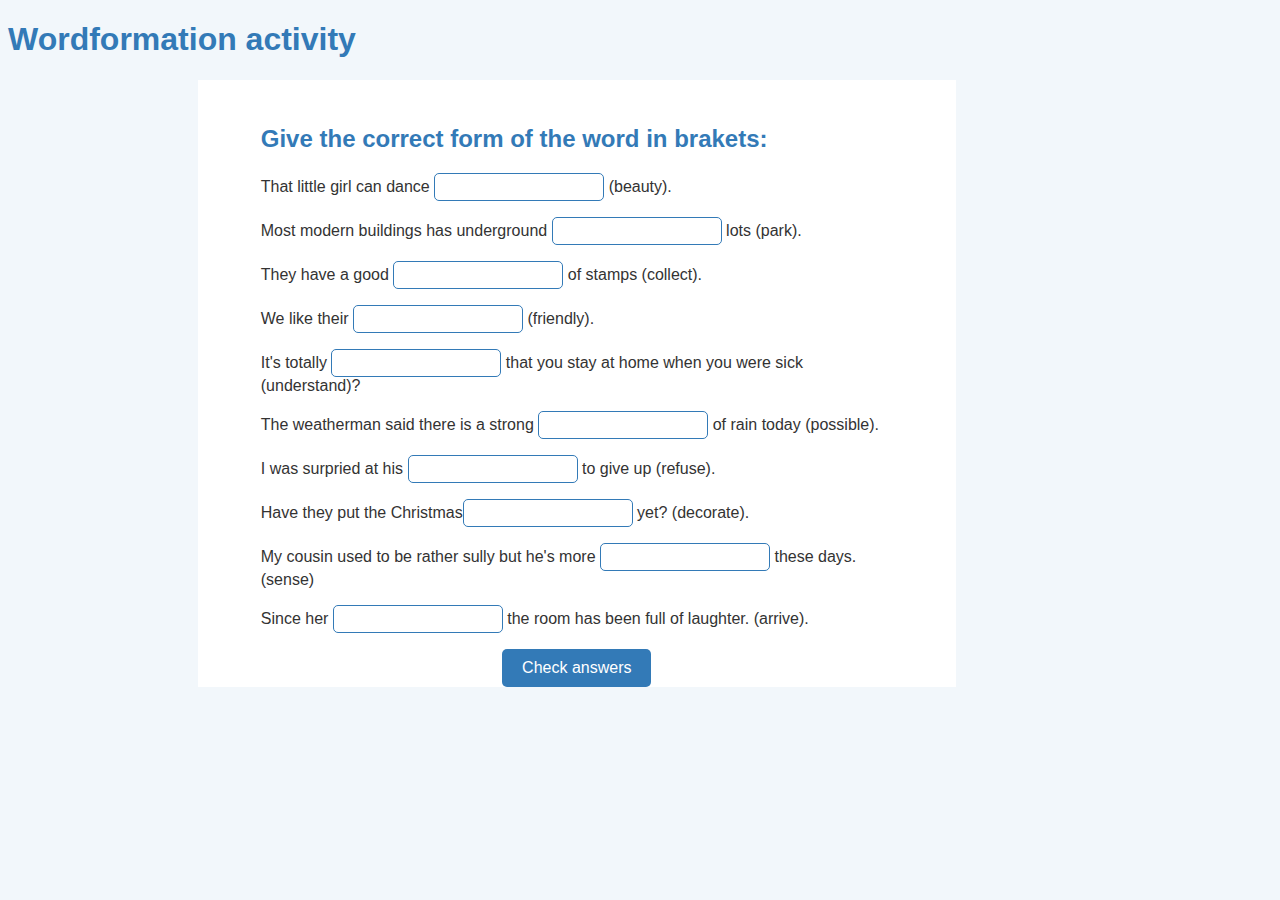
<file: Prototipos/wordformation.html>
<!DOCTYPE html>
<html>
<head>
  <title>Actividad de Wordformation</title>
  <link rel="icon" href="./IMG/icon.PNG">
  <style>
  body {
      background-color: #f2f7fb;
      font-family: Arial, sans-serif;
      color: #333333;
    }

    h1 {
      color: #337ab7;
    }

    h2 {
      color: #337ab7;
    }

    .instruct {
      background-color: #eaf2f7;
      padding: 20px;
      margin-bottom: 20px;
      border-radius: 5px;
    }

    ol {
      margin-left: 20px;
      width: 70%;
      text-align: justify;
    }

    form {
      max-width: 50vw;
      margin: 0 auto;
      padding: 20px;
      background-color: #ffffff;
      border-radius: 10px;
      box-shadow: 0 2px 5px rgba(0, 0, 0, 0.1);
    }

    label {
      color: #337ab7;
      font-weight: bold;
      display: block;
      margin-bottom: 5px;
      margin-top: 15px;
    }

    input[type="text"] {
      width: 25%;
      padding: 5px;
      border: 1px solid #337ab7;
      border-radius: 5px;
      font-size: 14px;
      color: #333333;
    }

    #calificar-button {
      background-color: #337ab7;
      color: #ffffff;
      padding: 10px 20px;
      border: none;
      border-radius: 5px;
      font-size: 16px;
      cursor: pointer;
      display: block;
      margin: 0 auto;
    }

    #calificar-button[disabled] {
      background-color: #cccccc;
      cursor: not-allowed;
    }

    #calificar-button:hover {
      background-color: #265a8d;
    }

    .correct {
      background-color: #c8e6c9;
    }

    .incorrect {
      background-color: #ffcdd2;
    }

    .message {
      position: fixed;
      top: 50%;
      left: 50%;
      transform: translate(-50%, -50%);
      background-color: #ffffff;
      border-radius: 10px;
      padding: 20px;
      box-shadow: 0 2px 5px rgba(0, 0, 0, 0.1);
      text-align: center;
      width: 50vw;
      height: 30vh;
    }

    .message p {
      text-align: center;
    }

    .conte {
        width: 50%;
        padding: 2% 5% 0 5%;
        margin: 0px 15%;
        background: #fff;
    }
  </style>
</head>
<body>
  <h1>Wordformation activity</h1>

  <div class="conte">
      <h2>Give the correct form of the word in brakets:</h2>

      <p>
        That little girl can dance <input type="text" id="input1"> (<span class="bold">beauty</span>).
      </p>

      <p>
        Most modern buildings has underground <input type="text" id="input2"> lots (<span class="bold">park</span>).
      </p>

      <p>
        They have a good <input type="text" id="input3"> of stamps (<span class="bold">collect</span>).
      </p>

      <p>
        We like their <input type="text" id="input4"> (<span class="bold">friendly</span>).
      </p>

      <p>
        It's totally <input type="text" id="input5"> that you stay at home when you were sick (<span class="bold">understand</span>)?
      </p>

      <p>
        The weatherman said there is a strong <input type="text" id="input6"> of rain today (<span class="bold">possible</span>).
      </p>

      <p>
        I was surpried at his <input type="text" id="input7"> to give up (<span class="bold">refuse</span>).
      </p>

      <p>
        Have they put the Christmas<input type="text" id="input8"> yet? (<span class="bold">decorate</span>).
      </p>

      <p>
        My cousin used to be rather sully but he's more <input type="text" id="input9"> these days. (<span class="bold">sense</span>)
      </p>

      <p>
        Since her <input type="text" id="input10"> the room has been full of laughter. (<span class="bold">arrive</span>).
      </p>

      <p>
        <button onclick="checkAnswers()" id="calificar-button">Check answers</button>
      </p>
  </div>

  <div id="result-container" class="message" style="display: none;"></div>

  <script type="text/javascript" src="JS/scripts3.js"></script>

</body>
</html>
</file>
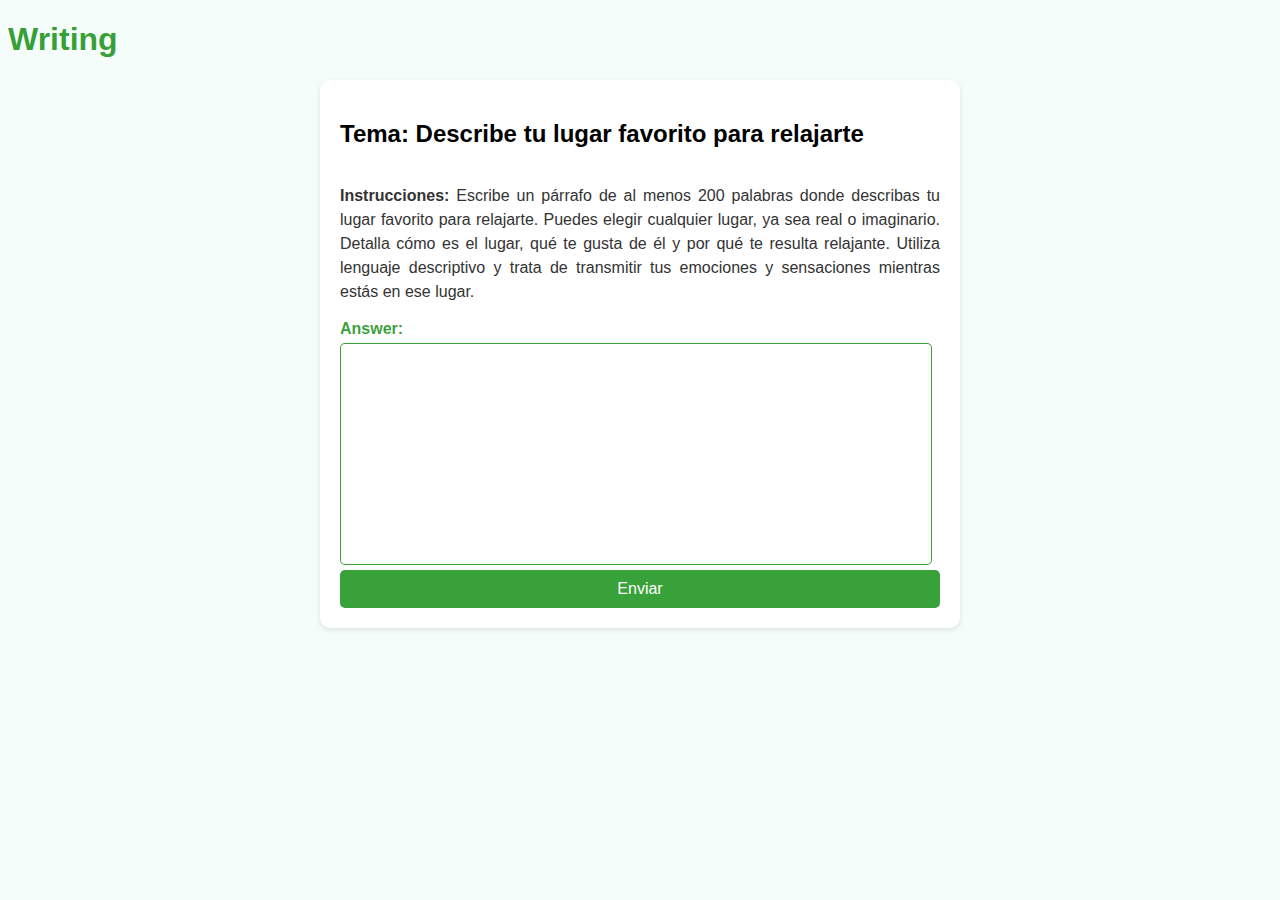
<file: Prototipos/writing.html>
<!DOCTYPE html>
<html>
<head>
  <meta charset="UTF-8">
  <title>Writing</title>
  <link rel="icon" href="./IMG/icon.PNG">
  <style>
  body {
    background-color: #f4fdfa;
    font-family: Arial, sans-serif;
  }

  h1 {
    color: #0b8b0bcf;
  }

  form {
    max-width: 600px;
    margin: 0 auto;
    padding: 20px;
    background-color: #ffffff;
    border-radius: 10px;
    box-shadow: 0 2px 5px rgba(0, 0, 0, 0.1);
    justify-content: space-around;
    display: flex;
    flex-direction: column;
    align-content: stretch;
    flex-wrap: nowrap;
  }

  p {
    color: #333333;
    line-height: 1.5;
  }

  label {
    color: #0b8b0bcf;
    font-weight: bold;
    display: block;
    margin-bottom: 5px;
  }

  textarea {
    resize: none;
    width: 95%;
    padding: 10px;
    border: 1px solid #0b8b0bcf;
    border-radius: 5px;
    font-size: 14px;
    color: #333333;
    height: 200px;
  }

  p{
    text-align: justify;
  }

  input[type="button"] {
    background-color: #0b8b0bcf;
    color: #ffffff;
    padding: 10px 20px;
    border: none;
    border-radius: 5px;
    font-size: 16px;
    cursor: pointer;
    margin-top: 5px;
  }

  input[type="button"]:hover {
    background-color: #004b00;
  }

  .message {
    position: fixed;
    top: 50%;
    left: 50%;
    transform: translate(-50%, -50%);
    background-color: #ffffff;
    border-radius: 10px;
    padding: 20px;
    box-shadow: 0 2px 5px rgba(0, 0, 0, 0.1);
    text-align: center;
    width: 50vw;
    height: 30vh;
  }

  .message p{
      text-align: center;
  }
  </style>
</head>
<body>

  <h1>Writing</h1>

  <form id="contenido-main">
    <h2>
      <b>Tema: </b>Describe tu lugar favorito para relajarte
    </h2>
    <p>
      <strong>Instrucciones:</strong> Escribe un párrafo de al menos 200 palabras donde describas tu lugar favorito para relajarte. Puedes elegir cualquier lugar, ya sea real o imaginario. Detalla cómo es el lugar, qué te gusta de él y por qué te resulta relajante. Utiliza lenguaje descriptivo y trata de transmitir tus emociones y sensaciones mientras estás en ese lugar.
    </p>
    <label for="respuesta1">Answer:</label>
    <textarea name="respuesta1" id="respuesta1" rows="4"></textarea>

    <input type="button" value="Enviar" onclick="mostrarMensaje();">
  </form>

  <div id="mensajeEnviado" class="message" style="display: none;">
    <h2>Actividad enviada</h2>
    <p>La actividad se ha mandado a revisión correctamente</p>
    <a href="https://forms.gle/sy1MZygAyhXrv4Ry8">Encuesta</a>
  </div>

</body>
<script type="text/javascript">
  function mostrarMensaje() {
    var mensaje = document.getElementById("mensajeEnviado");
    let con = document.getElementById("contenido-main");
    mensaje.style.display = "block";
    con.style.display="none";
  }
</script>
</html>
</file>
<file: Prototipos/CSS/styleCruci.css>
table {
  margin-right: 40px;
  border-collapse: collapse;
  background-color: #FFFDE7; /* Amarillo claro */
  box-shadow: 0px 0px 10px rgba(0, 0, 0, 0.2); /* Sombra */
  height: 68vh;
}

td {
  width: 20px;
  height: 20px;
  text-align: center;
}

.input-box {
  width: 20px;
  height: 20px;
  font-size: 16px;
  text-transform: uppercase;
  text-align: center;
  background-color: #FFF9C4; /* Amarillo medio */
}

h1, button, p {
  text-align: center;
}

#instructions {
  float: left;
  margin-right: 20px;
  font-size: 18px;
  background-color: #FFFFE0; /* Amarillo claro */
  padding: 10px;
  border-radius: 5px;
  box-shadow: 0px 0px 5px rgba(0, 0, 0, 0.2); /* Sombra */
  height: 65vh;
  margin-left: 15%;
}

/* Estilos adicionales para mejorar la apariencia */
body {
  background-color: #FFFDE7; /* Amarillo claro */
  font-family: Arial, sans-serif;
}

#result {
  position: fixed;
  top: 50%;
  left: 50%;
  transform: translate(-50%, -50%);
  background-color: rgba(0, 0, 0, 0.8); /* Fondo semitransparente */
  color: #FFF; /* Texto en blanco */
  padding: 20px;
  font-size: 18px;
  border-radius: 5px;
  box-shadow: 0px 2px 5px rgba(0, 0, 0, 0.2); /* Sombra */
  display: none;
}


button {
  background-color: #FFEB3B; /* Amarillo */
  color: #000; /* Texto en blanco */
  border: none;
  padding: 10px 20px;
  font-size: 16px;
  border-radius: 5px;
  cursor: pointer;
  box-shadow: 0px 2px 5px rgba(0, 0, 0, 0.2); /* Sombra */
  transition: background-color 0.3s ease;
  margin: 0 50%;
}

button:hover {
  background-color: #FFC107; /* Amarillo oscuro en hover */
}
</file>
